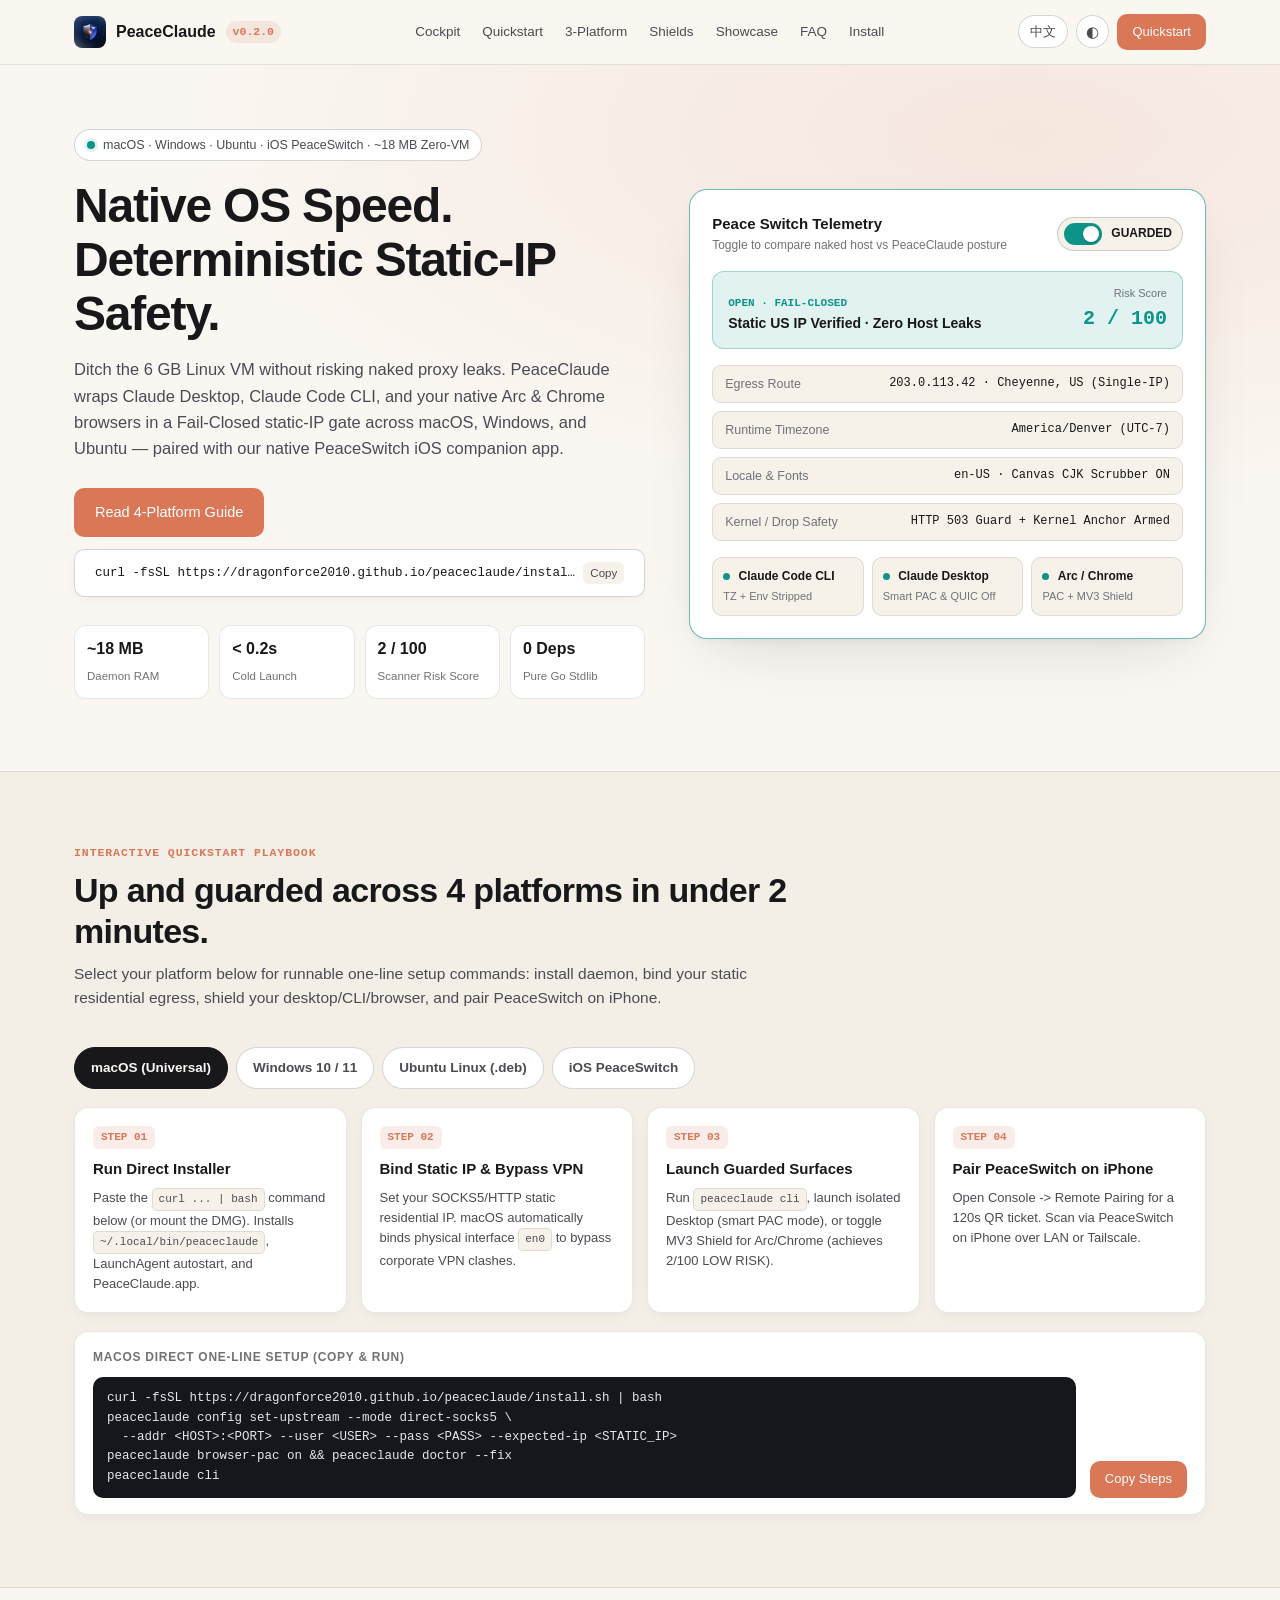
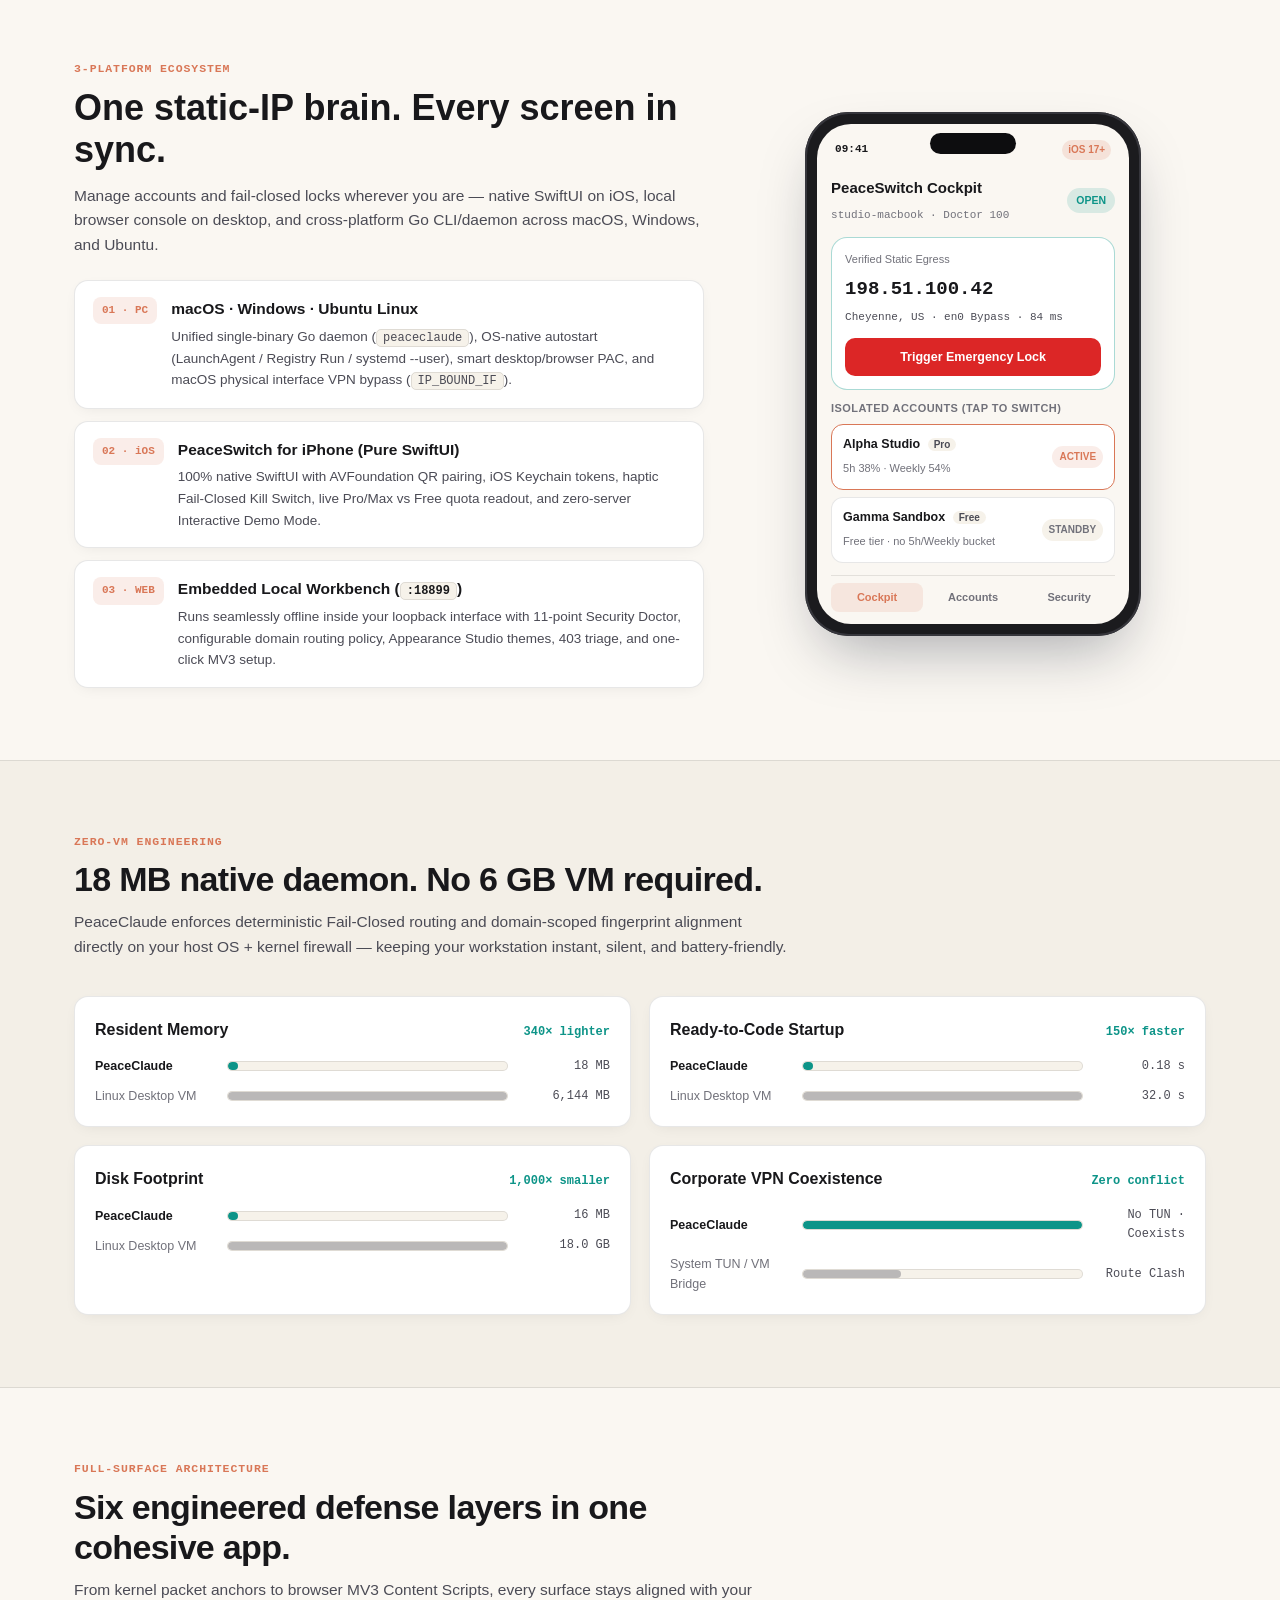
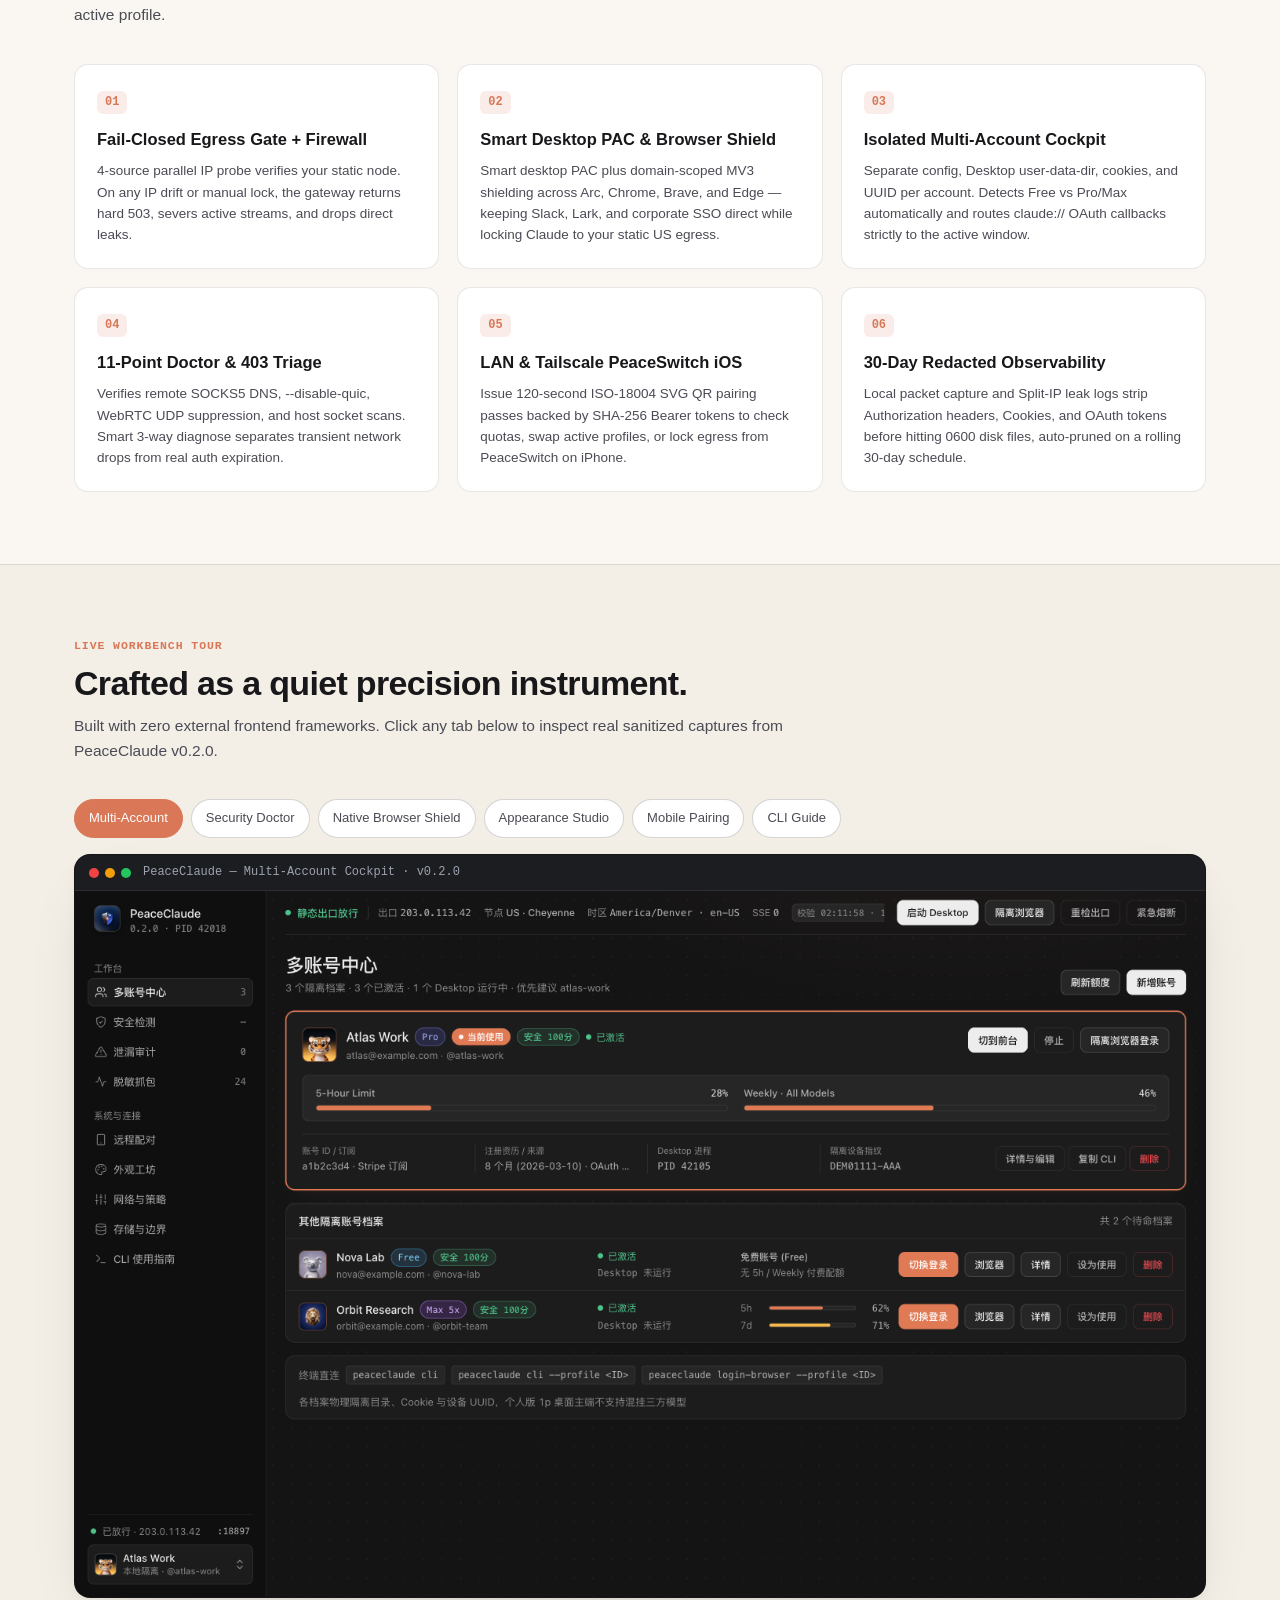
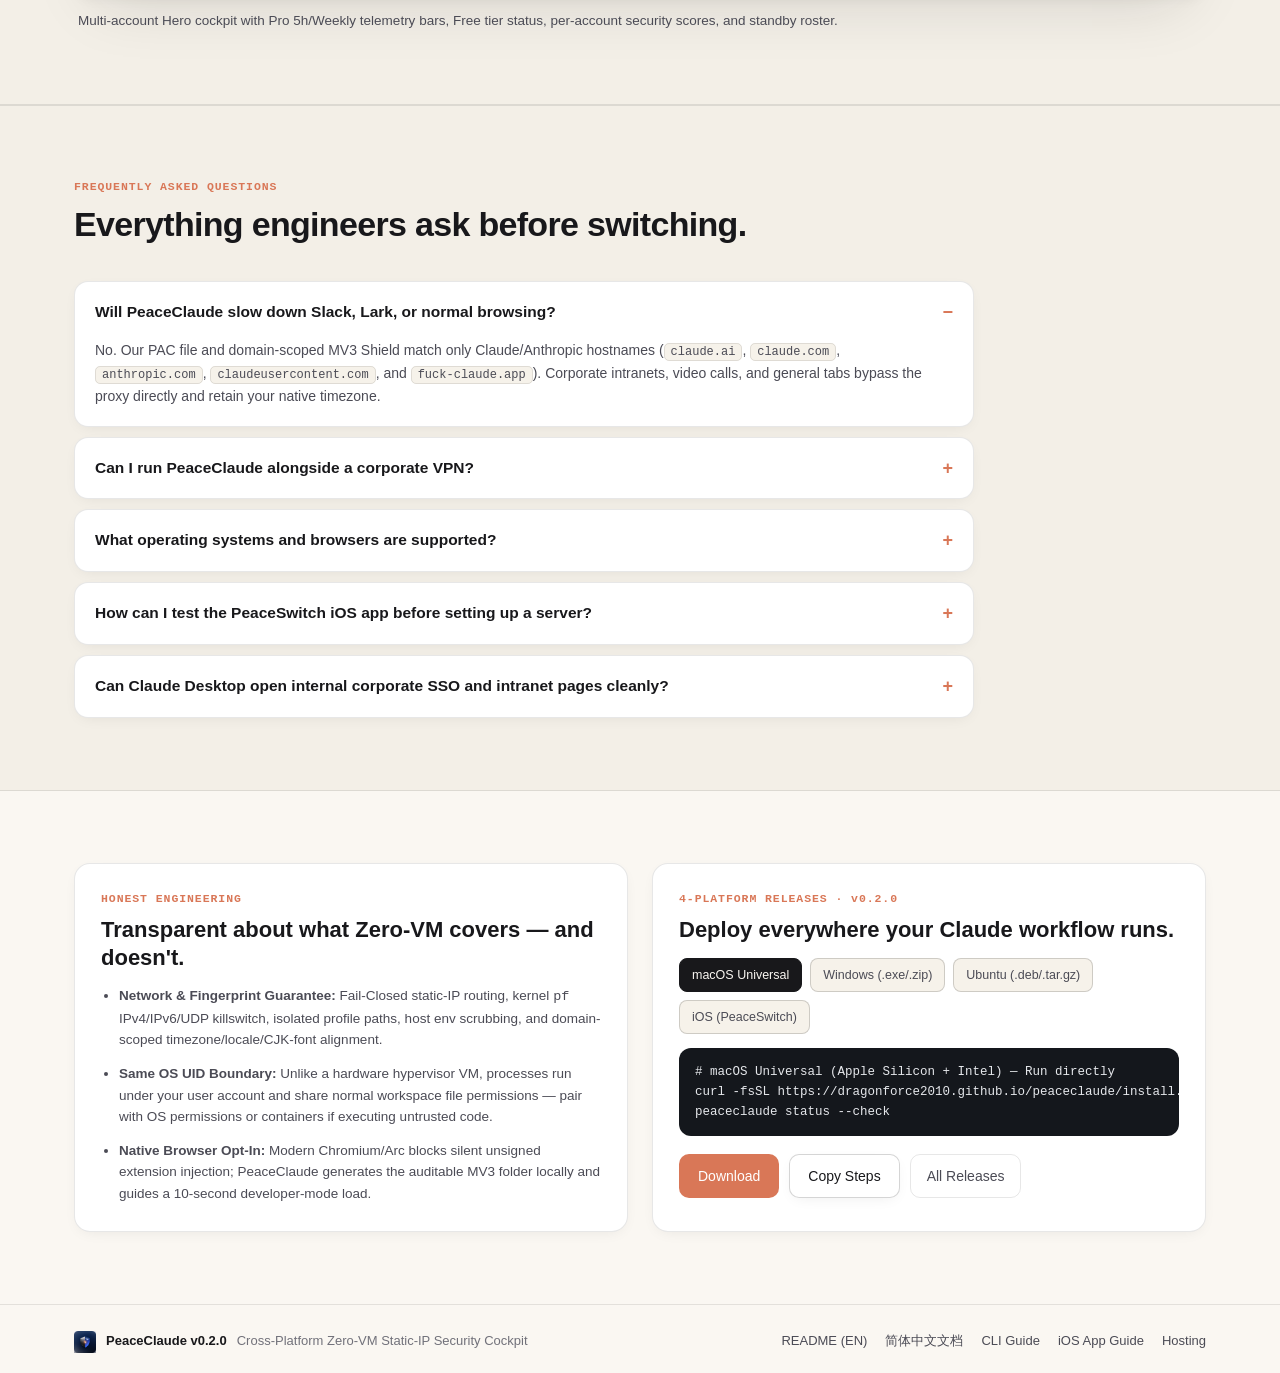
<file: website/index.html>
<!doctype html>
<html lang="en" data-theme="light">
<head>
  <meta charset="utf-8" />
  <meta name="viewport" content="width=device-width, initial-scale=1.0" />
  <title>PeaceClaude — Multi-Platform Zero-VM Static-IP Security Cockpit</title>
  <meta name="description" content="Zero-VM, Fail-Closed static-IP control cockpit across macOS, Windows, Ubuntu Linux, Local Web, and iOS PeaceSwitch." />
  <meta name="theme-color" content="#FAF7F2" />
  <link rel="canonical" href="https://dragonforce2010.github.io/peaceclaude/" />
  <meta property="og:title" content="PeaceClaude — Multi-Platform Zero-VM Static-IP Security Cockpit" />
  <meta property="og:description" content="Lock Claude Desktop, CLI & native Arc/Chrome to a verified static US egress IP across macOS, Windows, Ubuntu, and PeaceSwitch iOS." />
  <meta property="og:type" content="website" />
  <meta property="og:url" content="https://dragonforce2010.github.io/peaceclaude/" />
  <meta property="og:image" content="https://dragonforce2010.github.io/peaceclaude/assets/accounts-overview.png" />
  <meta name="twitter:card" content="summary_large_image" />
  <link rel="icon" type="image/png" href="assets/peace-logo.png" />
  <link rel="stylesheet" href="styles.css" />
</head>
<body>
  <a class="skip-link" href="#top" data-i18n="skip_link">Skip to main content</a>
  <header class="site-header">
    <div class="container header-inner">
      <a class="brand" href="#top">
        <img src="assets/peace-logo.png" alt="PeaceClaude" class="brand-logo" width="32" height="32" />
        <span class="brand-name">PeaceClaude</span>
        <span class="brand-ver">v0.2.0</span>
      </a>

      <nav class="nav-links" aria-label="Primary">
        <a href="#switch-lab" data-i18n="nav_arch">Cockpit</a>
        <a href="#guide" data-i18n="nav_guide">Quickstart</a>
        <a href="#ecosystem" data-i18n="nav_ecosystem">3-Platform</a>
        <a href="#surfaces" data-i18n="nav_surfaces">Shields</a>
        <a href="#showcase" data-i18n="nav_preview">Showcase</a>
        <a href="#faq" data-i18n="nav_faq">FAQ</a>
        <a href="#download" data-i18n="nav_download">Install</a>
      </nav>

      <div class="header-actions">
        <button type="button" class="pill-btn" id="btn-lang-toggle" title="Switch language / 切换语言">
          <span id="lang-label">中文</span>
        </button>
        <button type="button" class="pill-btn icon-only" id="btn-theme-toggle" aria-label="Toggle theme" title="Toggle Light / Dark theme">
          <span id="theme-icon">◐</span>
        </button>
        <a class="btn btn-primary btn-sm" href="#guide" data-i18n="cta_download_short">Quickstart</a>
      </div>
    </div>
  </header>

  <main id="top">
    <!-- Hero + Interactive Peace Switch Simulator -->
    <section class="hero-section" id="switch-lab">
      <div class="container hero-grid">
        <div class="hero-copy">
          <div class="eyebrow-chip">
            <span class="pulse-dot"></span>
            <span data-i18n="hero_eyebrow">macOS · Windows · Ubuntu · iOS PeaceSwitch · ~18 MB Zero-VM</span>
          </div>

          <h1 data-i18n="hero_title">Native OS Speed.<br/>Deterministic Static-IP Safety.</h1>

          <p class="hero-lead" data-i18n="hero_lead">
            Ditch the 6 GB Linux VM without risking naked proxy leaks. PeaceClaude wraps Claude Desktop, Claude Code CLI, and your native Arc &amp; Chrome browsers in a Fail-Closed static-IP gate across macOS, Windows, and Ubuntu — paired with our native PeaceSwitch iOS companion app.
          </p>

          <div class="hero-cta-row">
            <a class="btn btn-primary btn-lg" href="#guide" data-i18n="hero_cta_primary">Read 4-Platform Guide</a>
            <button type="button" class="btn btn-secondary btn-lg" id="btn-hero-copy">
              <code id="hero-copy-cmd">curl -fsSL https://dragonforce2010.github.io/peaceclaude/install.sh | bash</code>
              <span class="copy-tag" id="hero-copy-tag" data-i18n="copy_label">Copy</span>
            </button>
          </div>

          <div class="hero-metrics">
            <div class="metric-pill">
              <strong>~18 MB</strong>
              <span data-i18n="metric_ram">Daemon RAM</span>
            </div>
            <div class="metric-pill">
              <strong>&lt; 0.2s</strong>
              <span data-i18n="metric_boot">Cold Launch</span>
            </div>
            <div class="metric-pill">
              <strong>2 / 100</strong>
              <span data-i18n="metric_risk">Scanner Risk Score</span>
            </div>
            <div class="metric-pill">
              <strong>0 Deps</strong>
              <span data-i18n="metric_deps">Pure Go Stdlib</span>
            </div>
          </div>
        </div>

        <!-- Original Interactive Instrument: The Peace Switch Telemetry Deck -->
        <aside class="telemetry-deck" id="telemetry-deck" data-state="safe" aria-label="Interactive Isolation Telemetry Simulator">
          <div class="deck-top">
            <div>
              <div class="deck-title" data-i18n="deck_title">Peace Switch Telemetry</div>
              <div class="deck-sub" data-i18n="deck_sub">Toggle to compare naked host vs PeaceClaude posture</div>
            </div>
            <button type="button" class="peace-switch" id="peace-switch-btn" role="switch" aria-checked="true">
              <span class="switch-track"><span class="switch-thumb"></span></span>
              <span class="switch-text" id="switch-state-text">GUARDED</span>
            </button>
          </div>

          <div class="deck-verdict-banner" id="deck-verdict-banner">
            <div class="verdict-left">
              <span class="verdict-badge" id="deck-verdict-badge">OPEN · FAIL-CLOSED</span>
              <strong id="deck-verdict-headline">Static US IP Verified · Zero Host Leaks</strong>
            </div>
            <div class="verdict-score-wrap">
              <span class="verdict-score-label" data-i18n="deck_score_label">Risk Score</span>
              <span class="verdict-score" id="deck-risk-score">2 / 100</span>
            </div>
          </div>

          <div class="deck-rows">
            <div class="deck-row">
              <span class="dk" data-i18n="dk_egress">Egress Route</span>
              <code class="dv" id="dv-egress">203.0.113.42 · Cheyenne, US (Single-IP)</code>
            </div>
            <div class="deck-row">
              <span class="dk" data-i18n="dk_tz">Runtime Timezone</span>
              <code class="dv" id="dv-tz">America/Denver (UTC-7)</code>
            </div>
            <div class="deck-row">
              <span class="dk" data-i18n="dk_locale">Locale &amp; Fonts</span>
              <code class="dv" id="dv-locale">en-US · Canvas CJK Scrubber ON</code>
            </div>
            <div class="deck-row">
              <span class="dk" data-i18n="dk_kernel">Kernel / Drop Safety</span>
              <code class="dv" id="dv-kernel">HTTP 503 Guard + pfctl Anchor Armed</code>
            </div>
          </div>

          <div class="deck-surfaces">
            <div class="surface-chip" id="sc-cli">
              <span class="sc-dot"></span>
              <span>Claude Code CLI</span>
              <small id="sc-cli-note">TZ + Env Stripped</small>
            </div>
            <div class="surface-chip" id="sc-desktop">
              <span class="sc-dot"></span>
              <span>Claude Desktop</span>
              <small id="sc-desktop-note">Auto-Peace &amp; QUIC Off</small>
            </div>
            <div class="surface-chip" id="sc-browser">
              <span class="sc-dot"></span>
              <span>Arc / Chrome</span>
              <small id="sc-browser-note">PAC + MV3 Shield</small>
            </div>
          </div>
        </aside>
      </div>
    </section>

    <!-- Interactive 4-Platform Quickstart Guide -->
    <section class="section alt-band" id="guide">
      <div class="container">
        <div class="section-head">
          <div class="section-kicker" data-i18n="guide_kicker">INTERACTIVE QUICKSTART PLAYBOOK</div>
          <h2 data-i18n="guide_title">Up and guarded across 4 platforms in under 2 minutes.</h2>
          <p data-i18n="guide_desc">Select your platform below for step-by-step setup: install daemon, bind your static residential egress, shield your desktop/CLI/browser, and pair PeaceSwitch on iPhone.</p>
        </div>

        <div class="guide-shell">
          <div class="guide-tabs" id="guide-tabs" role="tablist" aria-label="Quickstart Platforms">
            <button type="button" class="guide-tab active" role="tab" aria-selected="true" data-platform="macos">macOS (Universal)</button>
            <button type="button" class="guide-tab" role="tab" aria-selected="false" data-platform="windows">Windows 10 / 11</button>
            <button type="button" class="guide-tab" role="tab" aria-selected="false" data-platform="ubuntu">Ubuntu Linux (.deb)</button>
            <button type="button" class="guide-tab" role="tab" aria-selected="false" data-platform="ios">iOS PeaceSwitch</button>
          </div>

          <div class="guide-steps-grid" id="guide-steps-grid"></div>

          <div class="guide-cmd-bar">
            <div class="guide-cmd-label" id="guide-cmd-label">macOS Quick Commands</div>
            <div class="guide-cmd-row">
              <pre class="guide-cmd-pre" id="guide-cmd-code"><code></code></pre>
              <button type="button" class="btn btn-primary btn-sm" id="btn-copy-guide" data-i18n="ins_copy">Copy Steps</button>
            </div>
          </div>
        </div>
      </div>
    </section>

    <!-- 3-Platform Unified Ecosystem + Interactive iOS Phone Mockup -->
    <section class="section" id="ecosystem">
      <div class="container eco-grid">
        <div class="eco-copy">
          <div class="section-kicker" data-i18n="eco_kicker">3-PLATFORM ECOSYSTEM</div>
          <h2 data-i18n="eco_title">One static-IP brain. Every screen in sync.</h2>
          <p class="eco-lead" data-i18n="eco_desc">Manage accounts and fail-closed locks wherever you are — native SwiftUI on iOS, local browser console on desktop, and cross-platform Go CLI/daemon across macOS, Windows, and Ubuntu.</p>

          <div class="eco-cards">
            <article class="eco-card">
              <div class="eco-badge">01 · PC</div>
              <div>
                <h3 data-i18n="eco_pc_t">macOS · Windows · Ubuntu Linux</h3>
                <p data-i18n="eco_pc_d">Unified single-binary Go daemon (<code>peaceclaude</code>), OS-native autostart (LaunchAgent / Registry Run / systemd --user), scoped browser PAC, and macOS physical interface VPN bypass (<code>IP_BOUND_IF</code>).</p>
              </div>
            </article>
            <article class="eco-card">
              <div class="eco-badge">02 · iOS</div>
              <div>
                <h3 data-i18n="eco_ios_t">PeaceSwitch for iPhone (Pure SwiftUI)</h3>
                <p data-i18n="eco_ios_d">100% native SwiftUI with AVFoundation QR pairing, iOS Keychain tokens, haptic Fail-Closed Kill Switch, live Pro/Max vs Free quota readout, and zero-server Interactive Demo Mode.</p>
              </div>
            </article>
            <article class="eco-card">
              <div class="eco-badge">03 · WEB</div>
              <div>
                <h3 data-i18n="eco_web_t">Embedded Local Workbench (<code>:18899</code>)</h3>
                <p data-i18n="eco_web_d">Runs seamlessly offline inside your loopback interface with 11-point Security Doctor, configurable domain routing policy, Appearance Studio themes, 403 triage, and one-click MV3 setup.</p>
              </div>
            </article>
          </div>
        </div>

        <!-- Original Interactive Native iPhone Frame for PeaceSwitch -->
        <div class="ios-stage" aria-label="Interactive PeaceSwitch iOS Companion Preview">
          <div class="iphone-chassis" id="ios-mockup" data-locked="false">
            <div class="iphone-island"></div>
            <div class="iphone-screen">
              <div class="ios-statusbar">
                <span class="mono">09:41</span>
                <span class="ios-pill-ver">iOS 17+</span>
              </div>

              <div class="ios-app-head">
                <div>
                  <strong data-i18n="ios_mock_title">PeaceSwitch Cockpit</strong>
                  <small class="mono" id="ios-host-sub">studio-macbook · Doctor 100</small>
                </div>
                <span class="ios-gate-pill" id="ios-gate-pill">OPEN</span>
              </div>

              <div class="ios-body">
                <div class="ios-view" id="ios-view-cockpit">
                  <div class="ios-egress-card">
                    <div class="ios-egress-lbl" data-i18n="ios_mock_ip_lbl">Verified Static Egress</div>
                    <div class="ios-egress-ip mono" id="ios-egress-ip">198.51.100.42</div>
                    <div class="ios-egress-meta mono" id="ios-egress-meta">Cheyenne, US · en0 Bypass · 84 ms</div>
                    <button type="button" class="ios-lock-btn" id="btn-ios-lock" data-i18n="ios_mock_lock_btn">Trigger Emergency Lock</button>
                  </div>

                  <div class="ios-accounts-wrap">
                    <div class="ios-sec-title" data-i18n="ios_mock_acc_lbl">Isolated Accounts (Tap to Switch)</div>
                    <button type="button" class="ios-acc-row active" data-ios-acc="alpha">
                      <div>
                        <strong>Alpha Studio <span class="ios-plan">Pro</span></strong>
                        <small data-i18n="ios_mock_q1">5h 38% · Weekly 54%</small>
                      </div>
                      <span class="ios-active-tag" data-i18n="ios_mock_active">ACTIVE</span>
                    </button>
                    <button type="button" class="ios-acc-row" data-ios-acc="gamma">
                      <div>
                        <strong>Gamma Sandbox <span class="ios-plan">Free</span></strong>
                        <small data-i18n="ios_mock_q2">Free tier · no 5h/Weekly bucket</small>
                      </div>
                      <span class="ios-active-tag muted" data-i18n="ios_mock_standby">STANDBY</span>
                    </button>
                  </div>
                </div>

                <div class="ios-view hidden" id="ios-view-accounts">
                  <div class="ios-sec-title" data-i18n="ios_acc_view_title">All Isolated Profiles (Tap to Switch)</div>
                  <button type="button" class="ios-acc-row active" data-ios-acc="alpha">
                    <div>
                      <strong>Alpha Studio <span class="ios-plan">Pro</span></strong>
                      <small data-i18n="ios_acc_alpha_sub">5h 38% · Weekly 54% · uuid-0a91</small>
                    </div>
                    <span class="ios-active-tag" data-i18n="ios_mock_active">ACTIVE</span>
                  </button>
                  <button type="button" class="ios-acc-row" data-ios-acc="beta">
                    <div>
                      <strong>Beta Research <span class="ios-plan">Max</span></strong>
                      <small data-i18n="ios_acc_beta_sub">5h 12% · Weekly 29% · uuid-4f20</small>
                    </div>
                    <span class="ios-active-tag muted" data-i18n="ios_mock_standby">STANDBY</span>
                  </button>
                  <button type="button" class="ios-acc-row" data-ios-acc="gamma">
                    <div>
                      <strong>Gamma Sandbox <span class="ios-plan">Free</span></strong>
                      <small data-i18n="ios_mock_q2">Free tier · no 5h/Weekly bucket</small>
                    </div>
                    <span class="ios-active-tag muted" data-i18n="ios_mock_standby">STANDBY</span>
                  </button>
                </div>

                <div class="ios-view hidden" id="ios-view-security">
                  <div class="ios-sec-card">
                    <div>
                      <strong data-i18n="ios_sec_head">11-Point Security Doctor</strong>
                      <small data-i18n="ios_sec_sub">Zero host leaks · SOCKS5 remote DNS</small>
                    </div>
                    <span class="ios-sec-score mono" id="ios-sec-score">100</span>
                  </div>
                  <div class="ios-sec-list">
                    <div class="ios-sec-row">
                      <span data-i18n="ios_sec_pac">Desktop Routing</span>
                      <code id="ios-sec-pac-val">PAC DIRECT</code>
                    </div>
                    <div class="ios-sec-row">
                      <span data-i18n="ios_sec_pf">Kernel Anchor (pf)</span>
                      <code id="ios-sec-pf-val">ARMED</code>
                    </div>
                    <div class="ios-sec-row">
                      <span data-i18n="ios_sec_dns">WebRTC &amp; QUIC</span>
                      <code id="ios-sec-dns-val">LOCKED</code>
                    </div>
                    <div class="ios-sec-row" data-sec-gate="true">
                      <span data-i18n="ios_sec_gate">Fail-Closed Gate</span>
                      <code id="ios-sec-gate-val">OPEN</code>
                    </div>
                  </div>
                </div>
              </div>

              <div class="ios-tabbar" id="ios-tabbar" role="tablist" aria-label="PeaceSwitch App Views">
                <button type="button" class="ios-tab-btn active" role="tab" aria-selected="true" data-ios-tab="cockpit" data-i18n="ios_tab_cockpit">Cockpit</button>
                <button type="button" class="ios-tab-btn" role="tab" aria-selected="false" data-ios-tab="accounts" data-i18n="ios_tab_accounts">Accounts</button>
                <button type="button" class="ios-tab-btn" role="tab" aria-selected="false" data-ios-tab="security" data-i18n="ios_tab_security">Security</button>
              </div>
            </div>
          </div>
        </div>
      </div>
    </section>

    <!-- Quantitative Zero-VM vs VM Comparison -->
    <section class="section alt-band" id="benchmark">
      <div class="container">
        <div class="section-head">
          <div class="section-kicker" data-i18n="cmp_kicker">ZERO-VM ENGINEERING</div>
          <h2 data-i18n="cmp_title">18 MB native daemon. No 6 GB VM required.</h2>
          <p data-i18n="cmp_desc">PeaceClaude enforces deterministic Fail-Closed routing and domain-scoped fingerprint alignment directly on your host OS + kernel firewall — keeping your workstation instant, silent, and battery-friendly.</p>
        </div>

        <div class="bench-grid">
          <div class="bench-card">
            <div class="bench-head">
              <strong data-i18n="b_ram_title">Resident Memory</strong>
              <span class="bench-delta" data-i18n="b_ram_delta">340× lighter</span>
            </div>
            <div class="bar-pair">
              <div class="bar-row">
                <span class="bar-lbl peace">PeaceClaude</span>
                <div class="bar-track"><div class="bar-fill peace" style="width: 3%"></div></div>
                <code class="bar-val">18 MB</code>
              </div>
              <div class="bar-row">
                <span class="bar-lbl vm" data-i18n="lbl_vm">Linux Desktop VM</span>
                <div class="bar-track"><div class="bar-fill vm" style="width: 100%"></div></div>
                <code class="bar-val">6,144 MB</code>
              </div>
            </div>
          </div>

          <div class="bench-card">
            <div class="bench-head">
              <strong data-i18n="b_boot_title">Ready-to-Code Startup</strong>
              <span class="bench-delta" data-i18n="b_boot_delta">150× faster</span>
            </div>
            <div class="bar-pair">
              <div class="bar-row">
                <span class="bar-lbl peace">PeaceClaude</span>
                <div class="bar-track"><div class="bar-fill peace" style="width: 2%"></div></div>
                <code class="bar-val">0.18 s</code>
              </div>
              <div class="bar-row">
                <span class="bar-lbl vm" data-i18n="lbl_vm">Linux Desktop VM</span>
                <div class="bar-track"><div class="bar-fill vm" style="width: 100%"></div></div>
                <code class="bar-val">32.0 s</code>
              </div>
            </div>
          </div>

          <div class="bench-card">
            <div class="bench-head">
              <strong data-i18n="b_disk_title">Disk Footprint</strong>
              <span class="bench-delta" data-i18n="b_disk_delta">1,000× smaller</span>
            </div>
            <div class="bar-pair">
              <div class="bar-row">
                <span class="bar-lbl peace">PeaceClaude</span>
                <div class="bar-track"><div class="bar-fill peace" style="width: 1.5%"></div></div>
                <code class="bar-val">16 MB</code>
              </div>
              <div class="bar-row">
                <span class="bar-lbl vm" data-i18n="lbl_vm">Linux Desktop VM</span>
                <div class="bar-track"><div class="bar-fill vm" style="width: 100%"></div></div>
                <code class="bar-val">18.0 GB</code>
              </div>
            </div>
          </div>

          <div class="bench-card">
            <div class="bench-head">
              <strong data-i18n="b_vpn_title">Corporate VPN Coexistence</strong>
              <span class="bench-delta" data-i18n="b_vpn_delta">Zero conflict</span>
            </div>
            <div class="bar-pair">
              <div class="bar-row">
                <span class="bar-lbl peace">PeaceClaude</span>
                <div class="bar-track"><div class="bar-fill peace" style="width: 100%"></div></div>
                <code class="bar-val" data-i18n="val_no_tun">No TUN · Coexists</code>
              </div>
              <div class="bar-row">
                <span class="bar-lbl vm" data-i18n="lbl_tun">System TUN / VM Bridge</span>
                <div class="bar-track"><div class="bar-fill vm" style="width: 35%"></div></div>
                <code class="bar-val" data-i18n="val_conflict">Route Clash</code>
              </div>
            </div>
          </div>
        </div>
      </div>
    </section>

    <!-- 6-Card Bento Grid of Capabilities -->
    <section class="section" id="surfaces">
      <div class="container">
        <div class="section-head">
          <div class="section-kicker" data-i18n="bento_kicker">FULL-SURFACE ARCHITECTURE</div>
          <h2 data-i18n="bento_title">Six engineered defense layers in one cohesive app.</h2>
          <p data-i18n="bento_desc">From kernel packet anchors to browser MV3 Content Scripts, every surface stays aligned with your active profile.</p>
        </div>

        <div class="bento-grid">
          <article class="bento-card">
            <span class="bento-num">01</span>
            <h3 data-i18n="f1_t">Fail-Closed Egress Gate + pf</h3>
            <p data-i18n="f1_d">4-source parallel IP probe verifies your static node. On any IP drift or manual lock, the gateway returns hard 503, severs active streams, and drops direct IPv4/IPv6/UDP via pfctl.</p>
          </article>

          <article class="bento-card">
            <span class="bento-num">02</span>
            <h3 data-i18n="f2_t">Native Arc &amp; Chrome MV3 Shield</h3>
            <p data-i18n="f2_d">Select Arc, Chrome, Brave, or Edge in the console: pairs Claude-only PAC routing with a domain-scoped MV3 extension achieving 2/100 LOW RISK without touching Slack, Lark, or work tabs.</p>
          </article>

          <article class="bento-card">
            <span class="bento-num">03</span>
            <h3 data-i18n="f3_t">Isolated Multi-Account Cockpit</h3>
            <p data-i18n="f3_d">Separate config, Desktop user-data-dir, cookies, and UUID per account. Detects Free vs Pro/Max automatically, routes claude:// OAuth callbacks strictly to the active window, and guards native Claude.app launches.</p>
          </article>

          <article class="bento-card">
            <span class="bento-num">04</span>
            <h3 data-i18n="f4_t">11-Point Doctor &amp; 403 Triage</h3>
            <p data-i18n="f4_d">Verifies remote SOCKS5 DNS, --disable-quic, WebRTC UDP suppression, and host socket scans. Smart 3-way diagnose separates transient network drops from real auth expiration before you touch Sign Out.</p>
          </article>

          <article class="bento-card">
            <span class="bento-num">05</span>
            <h3 data-i18n="f5_t">LAN &amp; Tailscale Mobile Remote</h3>
            <p data-i18n="f5_d">Issue 120-second ISO-18004 SVG QR pairing passes backed by SHA-256 Bearer tokens to check quotas, swap active profiles, or lock egress from your phone with zero cloud relay servers.</p>
          </article>

          <article class="bento-card">
            <span class="bento-num">06</span>
            <h3 data-i18n="f6_t">30-Day Redacted Observability</h3>
            <p data-i18n="f6_d">Local packet capture and Split-IP leak logs strip Authorization headers, Cookies, and OAuth tokens before hitting 0600 disk files, auto-pruned on a rolling 30-day schedule.</p>
          </article>
        </div>
      </div>
    </section>

    <!-- Interactive Workbench Showcase -->
    <section class="section alt-band" id="showcase">
      <div class="container">
        <div class="section-head">
          <div class="section-kicker" data-i18n="show_kicker">LIVE WORKBENCH TOUR</div>
          <h2 data-i18n="show_title">Crafted as a quiet precision instrument.</h2>
          <p data-i18n="show_desc">Built with zero external frontend frameworks. Inspect real sanitized captures from PeaceClaude v0.2.0 below.</p>
        </div>

        <div class="showcase-shell">
          <div class="showcase-tabs" id="showcase-tabs" role="tablist" aria-label="Workbench Screenshots">
            <button type="button" class="sc-tab active" role="tab" aria-selected="true" data-shot="accounts-overview.png" data-i18n="tab_acc" data-title-en="PeaceClaude — Multi-Account Cockpit · v0.2.0" data-title-zh="PeaceClaude — 多账号焦点工作台 · v0.2.0" data-caption-en="Multi-account Hero cockpit with Pro 5h/Weekly telemetry bars, Free tier status, per-account security scores, and standby roster." data-caption-zh="三段式多账号焦点工作台：Pro 5h/Weekly 双列配额、Free 清晰提示、单账号安全得分与一键切号。">Multi-Account</button>
            <button type="button" class="sc-tab" role="tab" aria-selected="false" data-shot="security-doctor.png" data-i18n="tab_sec" data-title-en="PeaceClaude — 11-Point Security Doctor · v0.2.0" data-title-zh="PeaceClaude — 11 项安全体检 · v0.2.0" data-caption-en="11/11 Security Doctor with live ring score, zero-clutter passed checks, browser fingerprint audit, and 1-click remediation." data-caption-zh="11/11 全链路安全体检：实时评分环、精简无冗余的通过项、浏览器指纹自检与 403 三分诊。">Security Doctor</button>
            <button type="button" class="sc-tab" role="tab" aria-selected="false" data-shot="native-browser-shield.png" data-i18n="tab_nb" data-title-en="PeaceClaude — Native Browser Shield · v0.2.0" data-title-zh="PeaceClaude — 原生浏览器护航 · v0.2.0" data-caption-en="Multi-select native browser protection combining Claude-only PAC with domain-scoped MV3 Identity Shield detection." data-caption-zh="原生浏览器多选护航：结合仅分流 Claude 的系统 PAC 与域名定向 MV3 护航扩展实时状态扫描。">Native Browser Shield</button>
            <button type="button" class="sc-tab" role="tab" aria-selected="false" data-shot="appearance-studio.png" data-i18n="tab_app" data-title-en="PeaceClaude — Appearance Studio · v0.2.0" data-title-zh="PeaceClaude — 外观工坊 · v0.2.0" data-caption-en="Appearance Studio with 6 light + 6 dark curated palettes, live miniature console stage, and custom accent pickers." data-caption-zh="外观工坊：浅深共 12 套原创调色板、实时微缩画布与字体尺度微调。">Appearance Studio</button>
            <button type="button" class="sc-tab" role="tab" aria-selected="false" data-shot="remote-pair.png" data-i18n="tab_rem" data-title-en="PeaceClaude — Mobile Remote Pairing · v0.2.0" data-title-zh="PeaceClaude — 手机远程扫码配对 · v0.2.0" data-caption-en="LAN / Tailscale mobile pairing pass with 120s countdown and instant device revocation." data-caption-zh="零云端中继的局域网 / Tailscale 手机扫码配对通行证，带 120 秒倒计时与随手踢除。">Mobile Pairing</button>
            <button type="button" class="sc-tab" role="tab" aria-selected="false" data-shot="cli-guide.png" data-i18n="tab_cli" data-title-en="PeaceClaude — Categorized CLI Cheatsheet · v0.2.0" data-title-zh="PeaceClaude — 终端 CLI 速查手册 · v0.2.0" data-caption-en="Built-in categorized CLI launcher &amp; safety command cheatsheet with 1-click clipboard copy." data-caption-zh="内置四分类 CLI 终端命令速查与 PAC 安全提示，任意指令一键复制。">CLI Guide</button>
          </div>

          <div class="window-frame">
            <div class="window-chrome">
              <span class="win-dots"><i></i><i></i><i></i></span>
              <span class="win-title mono" id="showcase-win-title">PeaceClaude — Multi-Account Cockpit · v0.2.0</span>
            </div>
            <img id="showcase-img" src="assets/accounts-overview.png" alt="PeaceClaude Workbench Screenshot" class="showcase-img" />
          </div>
          <p class="showcase-caption" id="showcase-caption">Multi-account Hero cockpit with Pro 5h/Weekly telemetry bars, Free tier status, per-account security scores, and standby roster.</p>
        </div>
      </div>
    </section>

    <!-- FAQ Accordion Section -->
    <section class="section alt-band" id="faq">
      <div class="container">
        <div class="section-head">
          <div class="section-kicker" data-i18n="faq_kicker">FREQUENTLY ASKED QUESTIONS</div>
          <h2 data-i18n="faq_title">Everything engineers ask before switching.</h2>
        </div>

        <div class="faq-list">
          <details class="faq-item" open>
            <summary data-i18n="faq_q1">Will PeaceClaude slow down Slack, Lark, or normal browsing?</summary>
            <p data-i18n="faq_a1">No. Our PAC file and domain-scoped MV3 Shield match only Claude/Anthropic hostnames (<code>claude.ai</code>, <code>claude.com</code>, <code>anthropic.com</code>, <code>claudeusercontent.com</code>, and <code>fuck-claude.app</code>). Corporate intranets, video calls, and general tabs bypass the proxy directly and retain your native timezone.</p>
          </details>
          <details class="faq-item">
            <summary data-i18n="faq_q2">Can I run PeaceClaude alongside a corporate VPN?</summary>
            <p data-i18n="faq_a2">Yes. Unlike TUN-based proxy apps that hijack the global routing table, PeaceClaude uses targeted loopback ports plus macOS <code>IP_BOUND_IF</code> physical interface binding so static US upstream probes and Claude sessions bypass corporate VPN interference cleanly.</p>
          </details>
          <details class="faq-item">
            <summary data-i18n="faq_q3">What operating systems and browsers are supported?</summary>
            <p data-i18n="faq_a3">Desktop/CLI runs natively on macOS Universal (<code>arm64</code> + <code>x86_64</code>), Windows 10/11 (<code>amd64</code> + <code>arm64</code>), and Ubuntu/Debian Linux (<code>.deb</code> &amp; <code>tar.gz</code>). Native browser shielding works with Arc, Google Chrome, Brave, and Microsoft Edge.</p>
          </details>
          <details class="faq-item">
            <summary data-i18n="faq_q4">How can I test the PeaceSwitch iOS app before setting up a server?</summary>
            <p data-i18n="faq_a4">Launch PeaceSwitch on iPhone and tap "Launch Interactive Demo Mode" on the pairing screen. You can test profile switching, Pro/Max vs Free quota display, emergency fail-closed gate locks, and PAC toggles completely offline with zero server setup.</p>
          </details>
          <details class="faq-item">
            <summary data-i18n="faq_q5">Can Claude Desktop open internal corporate SSO and intranet pages cleanly?</summary>
            <p data-i18n="faq_a5">Yes. PeaceClaude defaults to smart desktop PAC mode (<code>desktop_proxy_mode: "pac"</code>), routing Claude and telemetry through your static US node while keeping arbitrary intranet SSO pages, private CDNs, and private IPs <code>DIRECT</code>. You can customize routing rules anytime in the Network &amp; Policy console tab.</p>
          </details>
        </div>
      </div>
    </section>

    <!-- Honest Boundaries + 4-Platform Download -->
    <section class="section" id="download">
      <div class="container download-grid">
        <div class="boundary-card">
          <div class="section-kicker" data-i18n="bnd_kicker">HONEST ENGINEERING</div>
          <h2 data-i18n="bnd_title">Transparent about what Zero-VM covers — and doesn't.</h2>
          <ul class="boundary-list">
            <li data-i18n="bnd_1"><strong>Network &amp; Fingerprint Guarantee:</strong> Fail-Closed static-IP routing, kernel <code>pf</code> IPv4/IPv6/UDP killswitch, isolated profile paths, host env scrubbing, and domain-scoped timezone/locale/CJK-font alignment.</li>
            <li data-i18n="bnd_2"><strong>Same OS UID Boundary:</strong> Unlike a hardware hypervisor VM, processes run under your user account and share normal workspace file permissions — pair with OS permissions or containers if executing untrusted code.</li>
            <li data-i18n="bnd_3"><strong>Native Browser Opt-In:</strong> Modern Chromium/Arc blocks silent unsigned extension injection; PeaceClaude generates the auditable MV3 folder locally and guides a 10-second developer-mode load.</li>
          </ul>
        </div>

        <div class="install-card">
          <div class="section-kicker" data-i18n="ins_kicker">4-PLATFORM RELEASES · v0.2.0</div>
          <h2 data-i18n="ins_title">Deploy everywhere your Claude workflow runs.</h2>

          <div class="install-tabs" id="install-tabs" role="tablist" aria-label="Download Platforms">
            <button type="button" class="ins-tab active" role="tab" aria-selected="true" data-mode="macos">macOS Universal</button>
            <button type="button" class="ins-tab" role="tab" aria-selected="false" data-mode="windows">Windows (.exe/.zip)</button>
            <button type="button" class="ins-tab" role="tab" aria-selected="false" data-mode="ubuntu">Ubuntu (.deb/.tar.gz)</button>
            <button type="button" class="ins-tab" role="tab" aria-selected="false" data-mode="ios">iOS (PeaceSwitch)</button>
          </div>

          <pre class="install-code" id="install-code"><code># macOS Universal (Apple Silicon + Intel) — Run directly
curl -fsSL https://dragonforce2010.github.io/peaceclaude/install.sh | bash
peaceclaude status --check</code></pre>

          <div class="install-foot">
            <a class="btn btn-primary" id="btn-download-mac" href="https://github.com/dragonforce2010/peaceclaude/releases/download/v0.2.0/PeaceClaude-v0.2.0-macos-universal.dmg" title="PeaceClaude-v0.2.0-macos-universal.dmg" target="_blank" rel="noopener" data-i18n="ins_dl_btn">Download</a>
            <button type="button" class="btn btn-secondary" id="btn-copy-install" data-i18n="ins_copy">Copy Steps</button>
            <a class="btn btn-ghost" href="https://github.com/dragonforce2010/peaceclaude/releases/latest" target="_blank" rel="noopener" data-i18n="ins_docs">All Releases</a>
          </div>
        </div>
      </div>
    </section>
  </main>

  <footer class="site-footer">
    <div class="container footer-inner">
      <div class="footer-brand">
        <img src="assets/peace-logo.png" alt="" width="22" height="22" />
        <span>PeaceClaude v0.2.0</span>
        <span class="muted" data-i18n="foot_note">Cross-Platform Zero-VM Static-IP Security Cockpit</span>
      </div>
      <div class="footer-links">
        <a href="https://github.com/dragonforce2010/peaceclaude/blob/main/README.md" target="_blank" rel="noopener">README (EN)</a>
        <a href="https://github.com/dragonforce2010/peaceclaude/blob/main/README.zh-CN.md" target="_blank" rel="noopener">简体中文文档</a>
        <a href="https://github.com/dragonforce2010/peaceclaude/blob/main/docs/CLI_GUIDE.md" target="_blank" rel="noopener">CLI Guide</a>
        <a href="https://github.com/dragonforce2010/peaceclaude/blob/main/ios/APP_STORE_GUIDE.md" target="_blank" rel="noopener">iOS App Guide</a>
        <a href="https://github.com/dragonforce2010/peaceclaude/blob/main/docs/DEPLOYMENT_GUIDE.md" target="_blank" rel="noopener">Hosting</a>
      </div>
    </div>
  </footer>
  <div id="a11y-live" class="sr-only" aria-live="polite" aria-atomic="true"></div>

  <script src="app.js"></script>
</body>
</html>
</file>
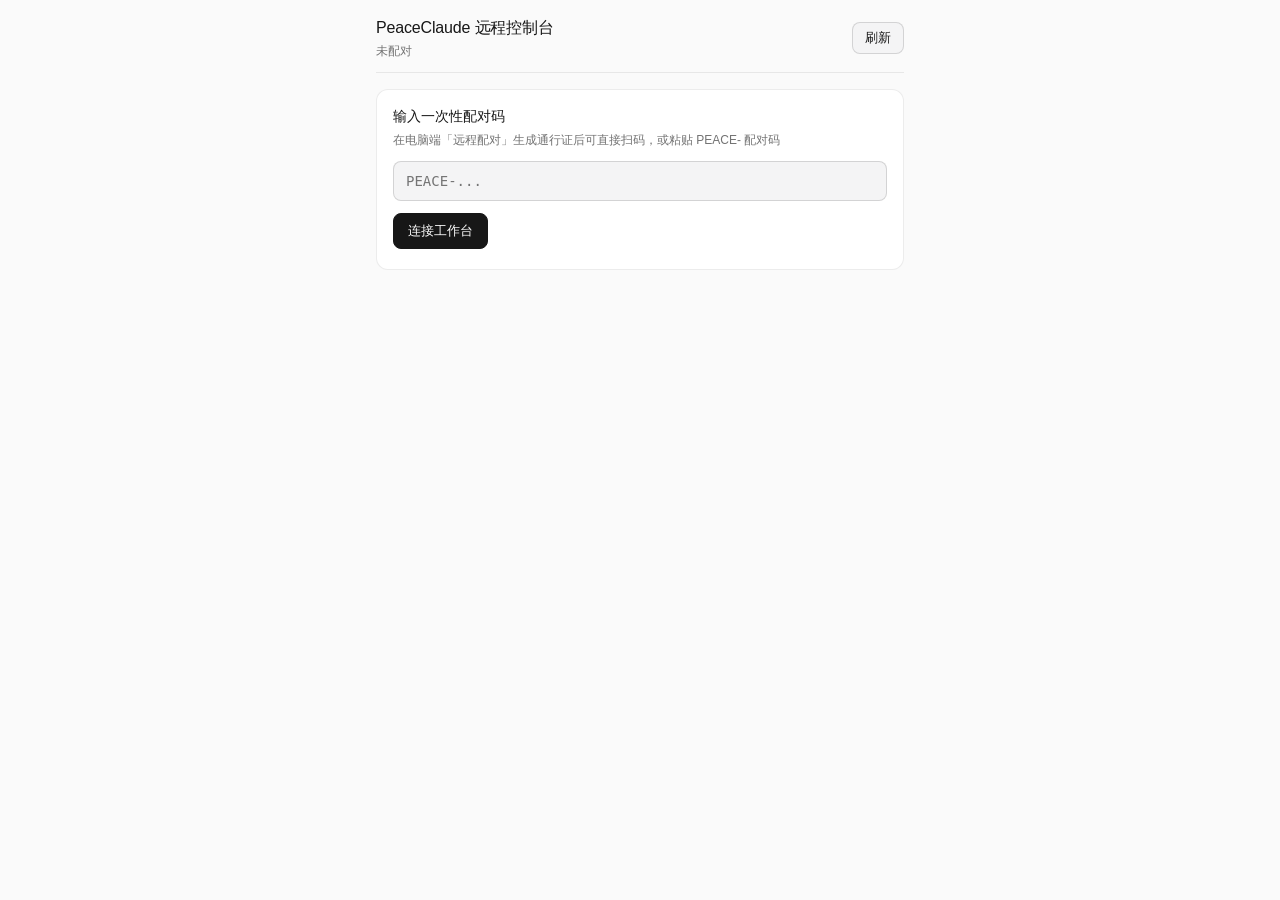
<file: internal/ui/assets/mobile.html>
<!doctype html>
<html lang="zh-CN">
<head>
  <meta charset="UTF-8" />
  <meta name="viewport" content="width=device-width, initial-scale=1.0, maximum-scale=1.0, viewport-fit=cover" />
  <title>PeaceClaude · 移动控制台</title>
  <style>
    :root {
      --bg: #141415;
      --card: #19191b;
      --raised: #232325;
      --line: rgba(237, 237, 237, 0.08);
      --line-strong: rgba(237, 237, 237, 0.16);
      --text: #ededed;
      --sec: #a1a1a6;
      --muted: #85858b;
      --accent: #e07a55;
      --green: #4cc38a;
      --amber: #f5b849;
      --red: #e5484d;
      --mono: ui-monospace, SFMono-Regular, Menlo, monospace;
      --sans: -apple-system, BlinkMacSystemFont, "SF Pro Text", "PingFang SC", sans-serif;
    }
    @media (prefers-color-scheme: light) {
      :root {
        --bg: #fafafa;
        --card: #ffffff;
        --raised: #f4f4f5;
        --line: rgba(23, 23, 23, 0.08);
        --line-strong: rgba(23, 23, 23, 0.15);
        --text: #171717;
        --sec: #525252;
        --muted: #737373;
        --accent: #c85a32;
        --green: #16a34a;
        --amber: #b45309;
        --red: #dc2626;
      }
    }
    * { box-sizing: border-box; }
    body {
      margin: 0 auto;
      padding: 16px;
      background: var(--bg);
      color: var(--text);
      font-family: var(--sans);
      font-size: 14px;
      line-height: 1.5;
      max-width: 560px;
      font-variant-numeric: tabular-nums;
    }
    header {
      display: flex;
      justify-content: space-between;
      align-items: center;
      padding-bottom: 12px;
      border-bottom: 1px solid var(--line);
      margin-bottom: 16px;
    }
    h1 { font-size: 16px; font-weight: 500; margin: 0; letter-spacing: -0.01em; }
    .sub { font-size: 12px; color: var(--muted); font-family: var(--mono); margin-top: 2px; }
    .card {
      background: var(--card);
      border: 1px solid var(--line);
      border-radius: 12px;
      padding: 16px;
      margin-bottom: 12px;
    }
    .row { display: flex; justify-content: space-between; align-items: center; gap: 8px; }
    .dot { width: 7px; height: 7px; border-radius: 50%; display: inline-block; background: var(--muted); }
    .dot.ok { background: var(--green); }
    .dot.bad { background: var(--red); }
    .btn {
      border: 1px solid var(--line-strong);
      background: var(--raised);
      color: var(--text);
      border-radius: 8px;
      height: 36px;
      padding: 0 14px;
      font: inherit;
      font-size: 13px;
      font-weight: 500;
      cursor: pointer;
    }
    .btn.primary { background: var(--text); color: var(--bg); border-color: var(--text); }
    .btn.sm { height: 32px; padding: 0 12px; font-size: 12.5px; }
    .btn:disabled { opacity: 0.5; }
    .bar-wrap { margin-top: 12px; }
    .bar-head { display: flex; justify-content: space-between; font-size: 12px; color: var(--sec); margin-bottom: 4px; }
    .track { height: 7px; border-radius: 4px; background: var(--raised); overflow: hidden; }
    .fill { height: 100%; background: var(--accent); border-radius: 4px; }
    .fill.ok { background: var(--green); }
    .fill.warn { background: var(--amber); }
    .fill.danger { background: var(--red); }
    input {
      width: 100%;
      height: 40px;
      padding: 0 12px;
      background: var(--raised);
      border: 1px solid var(--line-strong);
      border-radius: 8px;
      color: var(--text);
      font-size: 14px;
      font-family: var(--mono);
      margin-bottom: 12px;
    }
    .meta { font-size: 12px; color: var(--muted); margin-top: 4px; }
    .actions { display: flex; flex-wrap: wrap; gap: 8px; margin-top: 12px; }
    .toast {
      position: fixed;
      left: 16px;
      right: 16px;
      bottom: 16px;
      padding: 10px 14px;
      background: var(--raised);
      border: 1px solid var(--line-strong);
      border-radius: 8px;
      font-size: 13px;
      display: none;
    }
  </style>
</head>
<body>
  <header>
    <div>
      <h1>PeaceClaude 远程控制台</h1>
      <div class="sub" id="gate-summary">正在校验配对凭证…</div>
    </div>
    <button class="btn sm" id="btn-refresh">刷新</button>
  </header>

  <section class="card" id="pair-box" style="display:none;">
    <div style="font-weight:500;margin-bottom:4px;">输入一次性配对码</div>
    <div class="meta" style="margin-bottom:12px;">在电脑端「远程配对」生成通行证后可直接扫码，或粘贴 PEACE- 配对码</div>
    <input id="pair-input" placeholder="PEACE-..." autocomplete="off" />
    <button class="btn primary" id="btn-pair">连接工作台</button>
    <div class="meta" id="pair-err" style="color:var(--red);"></div>
  </section>

  <main id="content" style="display:none;">
    <div class="card">
      <div class="row">
        <div>
          <span class="dot" id="gate-dot"></span>
          <strong id="gate-title" style="font-weight:500;margin-left:6px;">出口检测中</strong>
        </div>
        <button class="btn sm" id="btn-check-gate">重检出口</button>
      </div>
      <div class="meta" id="gate-meta">—</div>
    </div>
    <div id="account-list"></div>
  </main>

  <div class="toast" id="toast"></div>

  <script>
    const TOKEN_KEY = 'peaceclaude_mobile_token';
    const $ = (id) => document.getElementById(id);
    const esc = (s) => String(s ?? '').replace(/[&<>"']/g, (c) => ({
      '&': '&amp;', '<': '&lt;', '>': '&gt;', '"': '&quot;', "'": '&#39;',
    }[c]));
    const toast = (msg) => {
      const el = $('toast');
      el.textContent = msg;
      el.style.display = 'block';
      clearTimeout(toast._t);
      toast._t = setTimeout(() => { el.style.display = 'none'; }, 3000);
    };
    const pct = (u) => u && typeof u.utilization === 'number' ? Math.max(0, Math.min(100, Math.round(u.utilization))) : null;
    const fillClass = (v) => v == null ? '' : v >= 85 ? 'danger' : v >= 65 ? 'warn' : 'ok';

    async function callAPI(path, method = 'GET', body) {
      const tok = localStorage.getItem(TOKEN_KEY) || '';
      const headers = { 'Content-Type': 'application/json' };
      if (tok) headers.Authorization = 'Bearer ' + tok;
      const res = await fetch(path, { method, headers, body: body ? JSON.stringify(body) : undefined });
      const data = await res.json().catch(() => ({}));
      if (!res.ok) throw new Error(data.error || ('HTTP ' + res.status));
      return data;
    }

    async function redeem(code) {
      const os = /iPhone|iPad|iOS/i.test(navigator.userAgent) ? 'iOS' : /Android/i.test(navigator.userAgent) ? 'Android' : 'Mobile Web';
      const data = await callAPI('/mobile/api/redeem', 'POST', { code, device_name: '手机浏览器', os });
      localStorage.setItem(TOKEN_KEY, data.token);
      if (location.hash) history.replaceState(null, '', location.pathname);
      await loadState(false);
    }

    async function loadState(refresh = false) {
      const tok = localStorage.getItem(TOKEN_KEY);
      if (!tok) {
        $('pair-box').style.display = 'block';
        $('content').style.display = 'none';
        $('gate-summary').textContent = '未配对';
        return;
      }
      try {
        const s = await callAPI('/mobile/api/state' + (refresh ? '?refresh=1' : ''));
        $('pair-box').style.display = 'none';
        $('content').style.display = 'block';
        const g = s.gate || {};
        const open = !!g.open;
        $('gate-dot').className = 'dot ' + (open ? 'ok' : 'bad');
        $('gate-title').textContent = open ? '静态出口放行' : 'Fail-Closed 门禁锁定';
        const ip = (g.last_good && g.last_good.egress_ip) || '—';
        const geo = g.last_good ? `${g.last_good.country || ''} ${g.last_good.city || ''}`.trim() : '';
        $('gate-summary').textContent = `${ip} · ${g.effective_timezone || '—'}`;
        $('gate-meta').textContent = `IP ${ip} ${geo ? '· ' + geo : ''} · 语言 ${g.effective_language || 'en-US'}`;

        $('account-list').innerHTML = (s.accounts || []).map((a) => {
          const fh = pct(a.usage && a.usage.five_hour);
          const wk = pct(a.usage && a.usage.weekly);
          const actLabel = a.activated ? '已激活' : '未登录';
          const procLabel = a.running_desktop_pid ? `Desktop PID ${esc(a.running_desktop_pid)}` : 'Desktop 未启动';
          const safeName = esc(a.name);
          return `
            <div class="card">
              <div class="row">
                <div>
                  <strong style="font-weight:500;">${esc(a.display_name || a.name)}</strong>
                  <span class="meta" style="margin-left:6px;">${esc(a.plan_label || '未识别')}</span>
                  ${a.active ? '<span class="meta" style="margin-left:6px;color:var(--green);font-weight:500;">当前使用</span>' : ''}
                </div>
                <span class="meta"><span class="dot ${a.activated ? 'ok' : ''}"></span> ${actLabel}</span>
              </div>
              <div class="meta">${a.email ? esc(a.email) + ' · ' : ''}@${safeName} · ${procLabel}</div>
              ${(a.usage && (a.usage.status === 'free_no_quota' || a.usage.source === 'free_tier')) ? `
              <div class="meta" style="margin-top:8px;">免费账号（Free）无 5h / Weekly 付费配额</div>
              ` : `
              <div class="bar-wrap">
                <div class="bar-head"><span>5-Hour Limit</span><span>${fh == null ? '—' : fh + '%'}</span></div>
                <div class="track"><div class="fill ${fillClass(fh)}" style="width:${fh ?? 0}%"></div></div>
              </div>
              <div class="bar-wrap">
                <div class="bar-head"><span>Weekly Usage</span><span>${wk == null ? '—' : wk + '%'}</span></div>
                <div class="track"><div class="fill ${fillClass(wk)}" style="width:${wk ?? 0}%"></div></div>
              </div>
              `}
              <div class="actions">
                <button class="btn primary sm" data-act="launch_desktop" data-prof="${safeName}">${a.running_desktop_pid ? '切回前台' : '切换并启动'}</button>
                ${a.running_desktop_pid ? `<button class="btn sm" data-act="stop_desktop" data-prof="${safeName}">停止</button>` : ''}
                ${!a.active ? `<button class="btn sm" data-act="set_active" data-prof="${safeName}">设为使用</button>` : ''}
              </div>
            </div>`;
        }).join('');
      } catch (e) {
        localStorage.removeItem(TOKEN_KEY);
        $('pair-box').style.display = 'block';
        $('content').style.display = 'none';
        $('pair-err').textContent = e.message;
        $('gate-summary').textContent = '凭证失效';
      }
    }

    $('btn-pair').onclick = async () => {
      try {
        $('pair-err').textContent = '';
        await redeem($('pair-input').value.trim());
      } catch (e) { $('pair-err').textContent = e.message; }
    };
    $('btn-refresh').onclick = () => loadState(true);
    $('btn-check-gate').onclick = async () => {
      try {
        await callAPI('/mobile/api/action', 'POST', { action: 'check_gate' });
        await loadState(false);
        toast('已重新校验出口门禁');
      } catch (e) { toast(e.message); }
    };
    $('account-list').onclick = async (ev) => {
      const btn = ev.target.closest('[data-act]');
      if (!btn) return;
      try {
        await callAPI('/mobile/api/action', 'POST', { action: btn.dataset.act, profile: btn.dataset.prof });
        await loadState(false);
        toast('操作已完成');
      } catch (e) { toast(e.message); }
    };

    (async () => {
      const m = /pair=([^&]+)/.exec(location.hash || '');
      if (m && m[1]) {
        try { await redeem(decodeURIComponent(m[1])); return; }
        catch (e) { $('pair-err').textContent = e.message; }
      }
      await loadState(false);
    })();
  </script>
</body>
</html>
</file>
<file: website/styles.css>
:root,
[data-theme="light"] {
  --bg: #FAF7F2;
  --bg-alt: #F3EFE7;
  --surface: #FFFFFF;
  --surface-sub: #F6F2EA;
  --border: rgba(24, 24, 27, 0.10);
  --border-strong: rgba(24, 24, 27, 0.18);
  --text: #18181B;
  --text-sec: #4B4B55;
  --muted: #71717A;
  --accent: #D97757;
  --accent-hover: #C66242;
  --accent-soft: rgba(217, 119, 87, 0.13);
  --green: #0D9488;
  --green-soft: rgba(13, 148, 136, 0.12);
  --red: #DC2626;
  --red-soft: rgba(220, 38, 38, 0.11);
  --shadow-lg: 0 24px 60px -24px rgba(24, 24, 27, 0.16), 0 4px 14px -4px rgba(24, 24, 27, 0.06);
  --shadow-sm: 0 4px 16px -6px rgba(24, 24, 27, 0.09);
}

[data-theme="dark"] {
  --bg: #0F1317;
  --bg-alt: #14191F;
  --surface: #181E25;
  --surface-sub: #1E262F;
  --border: rgba(255, 255, 255, 0.09);
  --border-strong: rgba(255, 255, 255, 0.18);
  --text: #F1F5F9;
  --text-sec: #CBD5E1;
  --muted: #94A3B8;
  --accent: #E07A55;
  --accent-hover: #EA8D6A;
  --accent-soft: rgba(224, 122, 85, 0.16);
  --green: #34D399;
  --green-soft: rgba(52, 211, 153, 0.14);
  --red: #F87171;
  --red-soft: rgba(248, 113, 113, 0.14);
  --shadow-lg: 0 28px 64px -24px rgba(0, 0, 0, 0.65);
  --shadow-sm: 0 4px 18px -6px rgba(0, 0, 0, 0.45);
}

*, *::before, *::after { box-sizing: border-box; }
html { scroll-behavior: smooth; scroll-padding-top: 80px; }
:focus-visible {
  outline: 2px solid var(--accent);
  outline-offset: 2px;
}
.skip-link {
  position: absolute;
  left: -9999px;
  top: 8px;
  z-index: 100;
  padding: 10px 16px;
  border-radius: 10px;
  background: var(--text);
  color: var(--bg);
  font-weight: 600;
  font-size: 13px;
  text-decoration: none;
}
.skip-link:focus {
  left: 14px;
}
.sr-only {
  position: absolute;
  width: 1px;
  height: 1px;
  padding: 0;
  margin: -1px;
  overflow: hidden;
  clip: rect(0, 0, 0, 0);
  white-space: nowrap;
  border: 0;
}
@media (prefers-reduced-motion: reduce) {
  html { scroll-behavior: auto; }
  *, *::before, *::after {
    animation-duration: 0.01ms !important;
    animation-iteration-count: 1 !important;
    transition-duration: 0.01ms !important;
  }
}
body {
  margin: 0;
  background: var(--bg);
  color: var(--text);
  font-family: -apple-system, BlinkMacSystemFont, "SF Pro Text", "PingFang SC", "Segoe UI", sans-serif;
  line-height: 1.6;
  -webkit-font-smoothing: antialiased;
  transition: background-color 220ms ease, color 220ms ease;
}

code, pre, .mono {
  font-family: ui-monospace, "SF Mono", Menlo, Consolas, monospace;
  font-variant-numeric: tabular-nums;
}

.container {
  max-width: 1180px;
  margin: 0 auto;
  padding: 0 24px;
}

/* Header */
.site-header {
  position: sticky;
  top: 0;
  z-index: 40;
  background: color-mix(in srgb, var(--bg) 86%, transparent);
  backdrop-filter: blur(14px);
  -webkit-backdrop-filter: blur(14px);
  border-bottom: 1px solid var(--border);
}
.header-inner {
  height: 64px;
  display: flex;
  align-items: center;
  justify-content: space-between;
  gap: 16px;
}
.brand {
  display: inline-flex;
  align-items: center;
  gap: 10px;
  text-decoration: none;
  color: var(--text);
  font-weight: 600;
  font-size: 16px;
}
.brand-logo { border-radius: 8px; display: block; }
.brand-ver {
  font-family: ui-monospace, "SF Mono", Menlo, monospace;
  font-size: 11.5px;
  padding: 2px 7px;
  border-radius: 999px;
  background: var(--accent-soft);
  color: var(--accent);
}
.nav-links {
  display: flex;
  align-items: center;
  gap: 22px;
}
.nav-links a {
  text-decoration: none;
  color: var(--text-sec);
  font-size: 13.5px;
  font-weight: 500;
  transition: color 140ms ease;
}
.nav-links a:hover { color: var(--text); }
.header-actions {
  display: flex;
  align-items: center;
  gap: 8px;
}

/* Buttons */
.btn {
  display: inline-flex;
  align-items: center;
  justify-content: center;
  gap: 8px;
  white-space: nowrap;
  flex-shrink: 0;
  border-radius: 10px;
  font: inherit;
  font-size: 14px;
  font-weight: 500;
  padding: 10px 18px;
  text-decoration: none;
  cursor: pointer;
  border: 1px solid transparent;
  transition: transform 140ms ease, background-color 140ms ease, border-color 140ms ease, filter 140ms ease;
}
.btn:active { transform: translateY(1px); }
.btn-sm { padding: 7px 14px; font-size: 13px; }
.btn-lg { padding: 12px 20px; font-size: 14.5px; }
.btn-primary { background: var(--accent); color: #fff; }
.btn-primary:hover { background: var(--accent-hover); }
.btn-secondary {
  background: var(--surface);
  color: var(--text);
  border-color: var(--border-strong);
  box-shadow: var(--shadow-sm);
}
.btn-secondary:hover { border-color: var(--accent); }
.btn-ghost { background: transparent; color: var(--text-sec); border-color: var(--border); padding: 9px 16px; font-size: 14px; }
.btn-ghost:hover { color: var(--text); border-color: var(--border-strong); }
#btn-hero-copy { max-width: 100%; overflow: hidden; }
#hero-copy-cmd { overflow: hidden; text-overflow: ellipsis; white-space: nowrap; font-size: 12.5px; }

.pill-btn {
  height: 33px;
  padding: 0 11px;
  border-radius: 999px;
  border: 1px solid var(--border-strong);
  background: var(--surface);
  color: var(--text-sec);
  font: inherit;
  font-size: 12.5px;
  font-weight: 500;
  cursor: pointer;
  display: inline-flex;
  align-items: center;
  justify-content: center;
}
.pill-btn:hover { color: var(--text); border-color: var(--accent); }
.pill-btn.icon-only { width: 33px; padding: 0; font-size: 15px; }

.copy-tag {
  font-size: 11.5px;
  padding: 2px 7px;
  border-radius: 6px;
  background: var(--surface-sub);
  color: var(--text-sec);
}

/* Hero Section */
.hero-section {
  padding: 64px 0 72px;
  background: radial-gradient(ellipse 70% 55% at 80% 10%, var(--accent-soft), transparent);
}
.hero-grid {
  display: grid;
  grid-template-columns: minmax(0, 1.05fr) minmax(0, 0.95fr);
  gap: 44px;
  align-items: center;
}
.eyebrow-chip {
  display: inline-flex;
  align-items: center;
  gap: 8px;
  padding: 5px 12px;
  border-radius: 999px;
  background: var(--surface);
  border: 1px solid var(--border-strong);
  font-size: 12.5px;
  color: var(--text-sec);
  margin-bottom: 18px;
}
.pulse-dot {
  width: 8px;
  height: 8px;
  border-radius: 50%;
  background: var(--green);
  box-shadow: 0 0 0 3px var(--green-soft);
}
.hero-copy h1 {
  margin: 0 0 16px;
  font-size: clamp(32px, 4.2vw, 48px);
  line-height: 1.12;
  letter-spacing: -0.025em;
  font-weight: 700;
}
.hero-lead {
  margin: 0 0 26px;
  font-size: 16.5px;
  color: var(--text-sec);
  max-width: 560px;
}
.hero-cta-row {
  display: flex;
  flex-wrap: wrap;
  gap: 12px;
  margin-bottom: 28px;
}
.hero-metrics {
  display: grid;
  grid-template-columns: repeat(4, minmax(0, 1fr));
  gap: 10px;
}
.metric-pill {
  padding: 10px 12px;
  border-radius: 12px;
  background: var(--surface);
  border: 1px solid var(--border);
}
.metric-pill strong {
  display: block;
  font-size: 16px;
  font-weight: 700;
  font-variant-numeric: tabular-nums;
}
.metric-pill span {
  font-size: 11.5px;
  color: var(--muted);
}

/* Telemetry Deck Simulator */
.telemetry-deck {
  background: var(--surface);
  border: 1.5px solid var(--border-strong);
  border-radius: 18px;
  padding: 22px;
  box-shadow: var(--shadow-lg);
  display: flex;
  flex-direction: column;
  gap: 16px;
  transition: border-color 220ms ease;
}
.telemetry-deck[data-state="safe"] {
  border-color: color-mix(in srgb, var(--green) 55%, var(--border));
}
.telemetry-deck[data-state="risk"] {
  border-color: color-mix(in srgb, var(--red) 60%, var(--border));
}
.deck-top {
  display: flex;
  justify-content: space-between;
  align-items: center;
  gap: 12px;
}
.deck-title { font-weight: 600; font-size: 15px; }
.deck-sub { font-size: 12px; color: var(--muted); }

.peace-switch {
  display: inline-flex;
  align-items: center;
  gap: 9px;
  padding: 5px 10px 5px 6px;
  border-radius: 999px;
  border: 1px solid var(--border-strong);
  background: var(--surface-sub);
  cursor: pointer;
  color: var(--text);
  font: inherit;
  font-size: 12px;
  font-weight: 600;
  white-space: nowrap;
  flex-shrink: 0;
}
.switch-track {
  width: 38px;
  height: 22px;
  border-radius: 999px;
  background: var(--green);
  position: relative;
  transition: background-color 200ms ease;
}
.telemetry-deck[data-state="risk"] .switch-track {
  background: var(--red);
}
.switch-thumb {
  position: absolute;
  top: 3px;
  left: 19px;
  width: 16px;
  height: 16px;
  border-radius: 50%;
  background: #fff;
  transition: left 200ms ease;
  box-shadow: 0 1px 3px rgba(0, 0, 0, 0.25);
}
.telemetry-deck[data-state="risk"] .switch-thumb {
  left: 3px;
}

.deck-verdict-banner {
  display: flex;
  justify-content: space-between;
  align-items: center;
  gap: 12px;
  padding: 13px 15px;
  border-radius: 12px;
  background: var(--green-soft);
  border: 1px solid color-mix(in srgb, var(--green) 32%, transparent);
  transition: background-color 200ms ease, border-color 200ms ease;
}
.telemetry-deck[data-state="risk"] .deck-verdict-banner {
  background: var(--red-soft);
  border-color: color-mix(in srgb, var(--red) 35%, transparent);
}
.verdict-badge {
  display: inline-block;
  font-family: ui-monospace, "SF Mono", Menlo, monospace;
  font-size: 11px;
  font-weight: 600;
  color: var(--green);
  margin-bottom: 2px;
}
.telemetry-deck[data-state="risk"] .verdict-badge { color: var(--red); }
.verdict-left strong { display: block; font-size: 14px; line-height: 1.3; }
.verdict-score-wrap { text-align: right; flex-shrink: 0; }
.verdict-score-label { display: block; font-size: 11px; color: var(--muted); }
.verdict-score {
  font-family: ui-monospace, "SF Mono", Menlo, monospace;
  font-size: 20px;
  font-weight: 700;
  color: var(--green);
}
.telemetry-deck[data-state="risk"] .verdict-score { color: var(--red); }

.deck-rows {
  display: flex;
  flex-direction: column;
  gap: 8px;
}
.deck-row {
  display: flex;
  justify-content: space-between;
  align-items: center;
  gap: 12px;
  padding: 8px 12px;
  border-radius: 9px;
  background: var(--surface-sub);
  border: 1px solid var(--border);
  font-size: 12.5px;
}
.dk { color: var(--muted); white-space: nowrap; }
.dv { color: var(--text); font-size: 12px; text-align: right; }

.deck-surfaces {
  display: grid;
  grid-template-columns: repeat(3, minmax(0, 1fr));
  gap: 8px;
}
.surface-chip {
  padding: 9px 10px;
  border-radius: 10px;
  background: var(--surface-sub);
  border: 1px solid var(--border);
  font-size: 12px;
}
.surface-chip .sc-dot {
  display: inline-block;
  width: 7px;
  height: 7px;
  border-radius: 50%;
  background: var(--green);
  margin-right: 5px;
}
.telemetry-deck[data-state="risk"] .surface-chip .sc-dot { background: var(--red); }
.surface-chip span { font-weight: 600; }
.surface-chip small { display: block; color: var(--muted); font-size: 11px; margin-top: 2px; }

/* Sections & Benchmarks */
.section { padding: 72px 0; }
.alt-band { background: var(--bg-alt); border-top: 1px solid var(--border); border-bottom: 1px solid var(--border); }
.section-head { max-width: 720px; margin-bottom: 36px; }
.section-kicker {
  font-family: ui-monospace, "SF Mono", Menlo, monospace;
  font-size: 11.5px;
  font-weight: 600;
  letter-spacing: 0.08em;
  color: var(--accent);
  margin-bottom: 8px;
}
.section-head h2 {
  margin: 0 0 10px;
  font-size: clamp(24px, 3vw, 34px);
  line-height: 1.2;
  letter-spacing: -0.02em;
}
.section-head p { margin: 0; font-size: 15.5px; color: var(--text-sec); }

.bench-grid {
  display: grid;
  grid-template-columns: repeat(2, minmax(0, 1fr));
  gap: 18px;
}
.bench-card {
  background: var(--surface);
  border: 1px solid var(--border);
  border-radius: 14px;
  padding: 20px;
  box-shadow: var(--shadow-sm);
}
.bench-head {
  display: flex;
  justify-content: space-between;
  align-items: baseline;
  margin-bottom: 14px;
}
.bench-delta {
  font-family: ui-monospace, "SF Mono", Menlo, monospace;
  font-size: 12px;
  color: var(--green);
  font-weight: 600;
}
.bar-pair { display: flex; flex-direction: column; gap: 10px; }
.bar-row {
  display: grid;
  grid-template-columns: 122px minmax(0, 1fr) 92px;
  align-items: center;
  gap: 10px;
  font-size: 12.5px;
}
.bar-lbl.peace { font-weight: 600; color: var(--text); }
.bar-lbl.vm { color: var(--muted); }
.bar-track {
  height: 10px;
  border-radius: 999px;
  background: var(--surface-sub);
  overflow: hidden;
  border: 1px solid var(--border);
}
.bar-fill { height: 100%; border-radius: 999px; }
.bar-fill.peace { background: var(--green); min-width: 10px; }
.bar-fill.vm { background: var(--muted); opacity: 0.45; }
.bar-val { text-align: right; font-size: 12px; color: var(--text-sec); }

/* Bento Grid */
.bento-grid {
  display: grid;
  grid-template-columns: repeat(3, minmax(0, 1fr));
  gap: 18px;
}
.bento-card {
  background: var(--surface);
  border: 1px solid var(--border);
  border-radius: 14px;
  padding: 22px;
  transition: transform 160ms ease, border-color 160ms ease;
}
.bento-card:hover { transform: translateY(-2px); border-color: var(--accent); }
.bento-num {
  display: inline-block;
  font-family: ui-monospace, "SF Mono", Menlo, monospace;
  font-size: 12px;
  font-weight: 600;
  color: var(--accent);
  background: var(--accent-soft);
  padding: 2px 8px;
  border-radius: 6px;
  margin-bottom: 12px;
}
.bento-card h3 { margin: 0 0 8px; font-size: 16.5px; }
.bento-card p { margin: 0; font-size: 13.5px; color: var(--text-sec); line-height: 1.58; }

/* Interactive Showcase */
.showcase-tabs {
  display: flex;
  flex-wrap: wrap;
  gap: 8px;
  margin-bottom: 16px;
}
.sc-tab {
  padding: 8px 14px;
  border-radius: 999px;
  border: 1px solid var(--border-strong);
  background: var(--surface);
  color: var(--text-sec);
  font: inherit;
  font-size: 13px;
  font-weight: 500;
  cursor: pointer;
  transition: background-color 140ms ease, border-color 140ms ease, color 140ms ease;
}
.sc-tab:hover {
  border-color: var(--accent);
  color: var(--text);
}
.sc-tab.active {
  background: var(--accent);
  border-color: var(--accent);
  color: #fff;
}
.window-frame {
  border-radius: 16px;
  overflow: hidden;
  border: 1px solid var(--border-strong);
  background: #141415;
  box-shadow: var(--shadow-lg);
}
.window-chrome {
  height: 36px;
  padding: 0 14px;
  background: #1c1d20;
  border-bottom: 1px solid rgba(255, 255, 255, 0.08);
  display: flex;
  align-items: center;
  gap: 12px;
}
.win-dots { display: inline-flex; gap: 6px; }
.win-dots i { width: 10px; height: 10px; border-radius: 50%; display: block; background: #4b5563; }
.win-dots i:nth-child(1) { background: #ef4444; }
.win-dots i:nth-child(2) { background: #f59e0b; }
.win-dots i:nth-child(3) { background: #22c55e; }
.win-title { font-size: 12px; color: #9ca3af; }
.showcase-img {
  width: 100%;
  display: block;
  height: auto;
  transition: opacity 160ms ease;
}
.showcase-img.is-loading {
  opacity: 0.55;
}
.showcase-caption {
  margin: 12px 4px 0;
  font-size: 13.5px;
  color: var(--text-sec);
}

/* Boundaries & Download */
.download-grid {
  display: grid;
  grid-template-columns: minmax(0, 1fr) minmax(0, 1fr);
  gap: 24px;
  align-items: stretch;
}
.boundary-card, .install-card {
  background: var(--surface);
  border: 1px solid var(--border);
  border-radius: 16px;
  padding: 26px;
  box-shadow: var(--shadow-sm);
}
.boundary-card h2, .install-card h2 {
  margin: 0 0 14px;
  font-size: 22px;
  line-height: 1.25;
}
.boundary-list {
  margin: 0;
  padding-left: 18px;
  display: flex;
  flex-direction: column;
  gap: 12px;
  font-size: 13.5px;
  color: var(--text-sec);
}
.install-tabs {
  display: flex;
  flex-wrap: wrap;
  gap: 8px;
  margin-bottom: 14px;
}

/* 4-Platform Interactive Quickstart */
.guide-shell {
  margin-top: 8px;
}
.guide-tabs {
  display: flex;
  flex-wrap: wrap;
  gap: 8px;
  margin-bottom: 18px;
}
.guide-tab {
  padding: 9px 16px;
  border-radius: 999px;
  border: 1px solid var(--border-strong);
  background: var(--surface);
  color: var(--text-sec);
  font: inherit;
  font-size: 13.5px;
  font-weight: 600;
  cursor: pointer;
  transition: all 150ms ease;
}
.guide-tab:hover { border-color: var(--accent); color: var(--text); }
.guide-tab.active {
  background: var(--text);
  color: var(--bg);
  border-color: var(--text);
}
.guide-steps-grid {
  display: grid;
  grid-template-columns: repeat(4, minmax(0, 1fr));
  gap: 14px;
  margin-bottom: 18px;
}
.guide-step-card {
  background: var(--surface);
  border: 1px solid var(--border);
  border-radius: 14px;
  padding: 18px;
  display: flex;
  flex-direction: column;
  gap: 8px;
  box-shadow: var(--shadow-sm);
}
.guide-step-card .step-num {
  display: inline-flex;
  align-self: flex-start;
  font-family: ui-monospace, "SF Mono", Menlo, monospace;
  font-size: 11px;
  font-weight: 700;
  padding: 3px 8px;
  border-radius: 6px;
  background: var(--accent-soft);
  color: var(--accent);
}
.guide-step-card h3 {
  margin: 2px 0 0;
  font-size: 15px;
  line-height: 1.35;
}
.guide-step-card p {
  margin: 0;
  font-size: 13px;
  color: var(--text-sec);
  line-height: 1.55;
}
.guide-step-card code {
  display: inline-block;
  font-size: 11px;
  background: var(--surface-sub);
  border: 1px solid var(--border);
  padding: 2px 6px;
  border-radius: 5px;
  overflow-wrap: anywhere;
}
.guide-cmd-bar {
  background: var(--surface);
  border: 1px solid var(--border);
  border-radius: 14px;
  padding: 16px 18px;
  box-shadow: var(--shadow-sm);
}
.guide-cmd-label {
  font-size: 12px;
  font-weight: 700;
  text-transform: uppercase;
  letter-spacing: 0.06em;
  color: var(--muted);
  margin-bottom: 10px;
}
.guide-cmd-row {
  display: flex;
  align-items: flex-end;
  gap: 14px;
}
.guide-cmd-pre {
  flex: 1;
  margin: 0;
  padding: 12px 14px;
  border-radius: 10px;
  background: #14171c;
  color: #e5e7eb;
  font-size: 12.5px;
  line-height: 1.55;
  overflow-x: auto;
}

/* 3-Platform Ecosystem & Interactive iOS Chassis */
.eco-grid {
  display: grid;
  grid-template-columns: minmax(0, 1.15fr) minmax(0, 0.85fr);
  gap: 36px;
  align-items: center;
}
.eco-copy h2 {
  margin: 8px 0 12px;
  font-size: clamp(26px, 3vw, 36px);
  line-height: 1.18;
}
.eco-lead {
  color: var(--text-sec);
  margin: 0 0 22px;
  font-size: 15.5px;
}
.eco-cards {
  display: flex;
  flex-direction: column;
  gap: 12px;
}
.eco-card {
  display: flex;
  align-items: flex-start;
  gap: 14px;
  background: var(--surface);
  border: 1px solid var(--border);
  border-radius: 14px;
  padding: 16px 18px;
  box-shadow: var(--shadow-sm);
}
.eco-badge {
  flex: 0 0 auto;
  font-family: ui-monospace, "SF Mono", Menlo, monospace;
  font-size: 11px;
  font-weight: 700;
  padding: 5px 9px;
  border-radius: 8px;
  background: var(--accent-soft);
  color: var(--accent);
}
.eco-card h3 {
  margin: 0 0 4px;
  font-size: 15.5px;
}
.eco-card p {
  margin: 0;
  font-size: 13.5px;
  color: var(--text-sec);
}
.eco-card code, .faq-item code {
  background: var(--surface-sub);
  border: 1px solid var(--border);
  padding: 1px 6px;
  border-radius: 5px;
  font-size: 12px;
}
.ios-stage {
  display: flex;
  justify-content: center;
}
.iphone-chassis {
  width: 336px;
  max-width: 100%;
  background: #1b1b1e;
  border-radius: 44px;
  padding: 12px;
  box-shadow: 0 28px 60px -18px rgba(15, 23, 42, 0.35), inset 0 0 0 2px #36363c;
  position: relative;
}
.iphone-island {
  width: 86px;
  height: 21px;
  background: #0d0d0f;
  border-radius: 999px;
  position: absolute;
  top: 21px;
  left: 50%;
  transform: translateX(-50%);
  z-index: 4;
}
.iphone-screen {
  background: #FAF7F2;
  color: #18181B;
  border-radius: 34px;
  padding: 16px 14px 12px;
  display: flex;
  flex-direction: column;
  gap: 12px;
}
[data-theme="dark"] .iphone-screen {
  background: #16181D;
  color: #F1F5F9;
}
.ios-statusbar {
  display: flex;
  justify-content: space-between;
  align-items: center;
  font-size: 11px;
  font-weight: 600;
  padding: 0 4px 4px;
}
.ios-pill-ver {
  font-size: 10px;
  padding: 2px 6px;
  border-radius: 999px;
  background: rgba(217, 119, 87, 0.16);
  color: var(--accent);
}
.ios-app-head {
  display: flex;
  justify-content: space-between;
  align-items: center;
  gap: 8px;
}
.ios-app-head strong {
  display: block;
  font-size: 15px;
}
.ios-app-head small {
  font-size: 11px;
  color: var(--muted);
}
.ios-gate-pill {
  font-size: 10.5px;
  font-weight: 700;
  padding: 4px 9px;
  border-radius: 999px;
  background: rgba(13, 148, 136, 0.14);
  color: #0D9488;
}
.iphone-chassis[data-locked="true"] .ios-gate-pill {
  background: rgba(220, 38, 38, 0.15);
  color: #DC2626;
}
.ios-egress-card {
  background: var(--surface);
  border: 1px solid rgba(13, 148, 136, 0.35);
  border-radius: 16px;
  padding: 13px;
  display: flex;
  flex-direction: column;
  gap: 5px;
}
.iphone-chassis[data-locked="true"] .ios-egress-card {
  border-color: rgba(220, 38, 38, 0.45);
}
.ios-egress-lbl {
  font-size: 11px;
  color: var(--muted);
}
.ios-egress-ip {
  font-size: 19px;
  font-weight: 700;
}
.ios-egress-meta {
  font-size: 11px;
  color: var(--text-sec);
  margin-bottom: 6px;
}
.ios-lock-btn {
  width: 100%;
  border: 0;
  border-radius: 10px;
  padding: 9px 12px;
  font: inherit;
  font-size: 12.5px;
  font-weight: 700;
  cursor: pointer;
  background: #DC2626;
  color: #FFFFFF;
}
.iphone-chassis[data-locked="true"] .ios-lock-btn {
  background: #0D9488;
}
.ios-accounts-wrap {
  display: flex;
  flex-direction: column;
  gap: 7px;
}
.ios-sec-title {
  font-size: 11px;
  font-weight: 700;
  color: var(--muted);
  text-transform: uppercase;
  letter-spacing: 0.04em;
}
.ios-acc-row {
  width: 100%;
  text-align: left;
  display: flex;
  justify-content: space-between;
  align-items: center;
  gap: 8px;
  padding: 9px 11px;
  border-radius: 12px;
  border: 1px solid var(--border);
  background: var(--surface);
  color: inherit;
  font: inherit;
  cursor: pointer;
}
.ios-acc-row.active {
  border-color: var(--accent);
}
.ios-acc-row strong {
  display: block;
  font-size: 12.5px;
}
.ios-acc-row small {
  font-size: 11px;
  color: var(--muted);
}
.ios-plan {
  font-size: 10px;
  font-weight: 700;
  padding: 1px 6px;
  border-radius: 999px;
  background: var(--surface-sub);
  color: var(--text-sec);
  margin-left: 4px;
}
.ios-active-tag {
  font-size: 10px;
  font-weight: 700;
  padding: 3px 7px;
  border-radius: 999px;
  background: var(--accent-soft);
  color: var(--accent);
}
.ios-active-tag.muted {
  background: var(--surface-sub);
  color: var(--muted);
}
.ios-body {
  min-height: 298px;
  display: flex;
  flex-direction: column;
}
.ios-view {
  display: flex;
  flex-direction: column;
  gap: 10px;
}
.ios-view.hidden {
  display: none;
}
.ios-sec-card {
  background: var(--surface);
  border: 1px solid var(--border);
  border-radius: 14px;
  padding: 12px;
  display: flex;
  justify-content: space-between;
  align-items: center;
  gap: 10px;
}
.ios-sec-card strong {
  display: block;
  font-size: 13px;
}
.ios-sec-card small {
  font-size: 11px;
  color: var(--muted);
}
.ios-sec-score {
  font-size: 18px;
  font-weight: 800;
  color: #0D9488;
}
.ios-sec-list {
  display: flex;
  flex-direction: column;
  gap: 6px;
}
.ios-sec-row {
  display: flex;
  justify-content: space-between;
  align-items: center;
  gap: 8px;
  padding: 8px 10px;
  border-radius: 10px;
  border: 1px solid var(--border);
  background: var(--surface);
  font-size: 11.5px;
}
.ios-sec-row span {
  color: var(--text-sec);
}
.ios-sec-row code {
  font-size: 10.5px;
  font-weight: 700;
  color: #0D9488;
}
.iphone-chassis[data-locked="true"] .ios-sec-row[data-sec-gate="true"] code {
  color: #DC2626;
}
.ios-tabbar {
  display: grid;
  grid-template-columns: repeat(3, 1fr);
  gap: 4px;
  text-align: center;
  border-top: 1px solid var(--border);
  margin-top: auto;
  padding-top: 7px;
  font-size: 11px;
  font-weight: 600;
  color: var(--muted);
}
.ios-tab-btn {
  background: none;
  border: 0;
  border-radius: 8px;
  padding: 6px 4px;
  font: inherit;
  color: inherit;
  cursor: pointer;
  transition: background-color 140ms ease, color 140ms ease;
}
.ios-tab-btn:hover {
  background: var(--surface-sub);
  color: var(--text);
}
.ios-tab-btn.active {
  color: var(--accent);
  background: var(--accent-soft);
}

/* FAQ Accordion */
.faq-list {
  display: flex;
  flex-direction: column;
  gap: 10px;
  max-width: 900px;
}
.faq-item {
  background: var(--surface);
  border: 1px solid var(--border);
  border-radius: 14px;
  padding: 16px 20px;
  box-shadow: var(--shadow-sm);
}
.faq-item summary {
  font-weight: 600;
  font-size: 15.5px;
  cursor: pointer;
  list-style: none;
  display: flex;
  justify-content: space-between;
  align-items: center;
  gap: 12px;
}
.faq-item summary::after {
  content: "+";
  font-size: 18px;
  color: var(--accent);
  font-weight: 600;
}
.faq-item[open] summary::after {
  content: "−";
}
.faq-item p {
  margin: 12px 0 2px;
  font-size: 14px;
  color: var(--text-sec);
  line-height: 1.6;
}
.ins-tab {
  padding: 6px 12px;
  border-radius: 8px;
  border: 1px solid var(--border-strong);
  background: var(--surface-sub);
  color: var(--text-sec);
  font: inherit;
  font-size: 12.5px;
  font-weight: 500;
  cursor: pointer;
}
.ins-tab.active {
  background: var(--text);
  color: var(--bg);
  border-color: var(--text);
}
.install-code {
  margin: 0 0 18px;
  padding: 14px 16px;
  border-radius: 12px;
  background: #14171c;
  color: #e5e7eb;
  font-size: 12.5px;
  line-height: 1.6;
  overflow-x: auto;
}
.install-foot {
  display: flex;
  flex-wrap: wrap;
  gap: 10px;
}

/* Footer */
.site-footer {
  border-top: 1px solid var(--border);
  padding: 26px 0;
  font-size: 13px;
}
.footer-inner {
  display: flex;
  justify-content: space-between;
  align-items: center;
  flex-wrap: wrap;
  gap: 14px;
}
.footer-brand { display: inline-flex; align-items: center; gap: 10px; font-weight: 600; }
.footer-brand .muted { font-weight: 400; color: var(--muted); }
.footer-links { display: flex; gap: 18px; }
.footer-links a { color: var(--text-sec); text-decoration: none; }
.footer-links a:hover { color: var(--accent); }

@media (max-width: 980px) {
  .hero-grid, .bench-grid, .download-grid, .eco-grid { grid-template-columns: 1fr; }
  .bento-grid, .guide-steps-grid { grid-template-columns: repeat(2, minmax(0, 1fr)); }
  .nav-links { display: none; }
}
@media (max-width: 640px) {
  .brand-ver { display: none; }
  .hero-metrics { grid-template-columns: repeat(2, minmax(0, 1fr)); }
  .deck-surfaces, .bento-grid, .guide-steps-grid { grid-template-columns: 1fr; }
  .guide-cmd-row { flex-direction: column; align-items: stretch; }
  .bar-row { grid-template-columns: 96px minmax(0, 1fr) 78px; }
  .footer-inner { justify-content: center; text-align: center; }
  .footer-links { flex-wrap: wrap; justify-content: center; gap: 12px 16px; }
}
</file>
